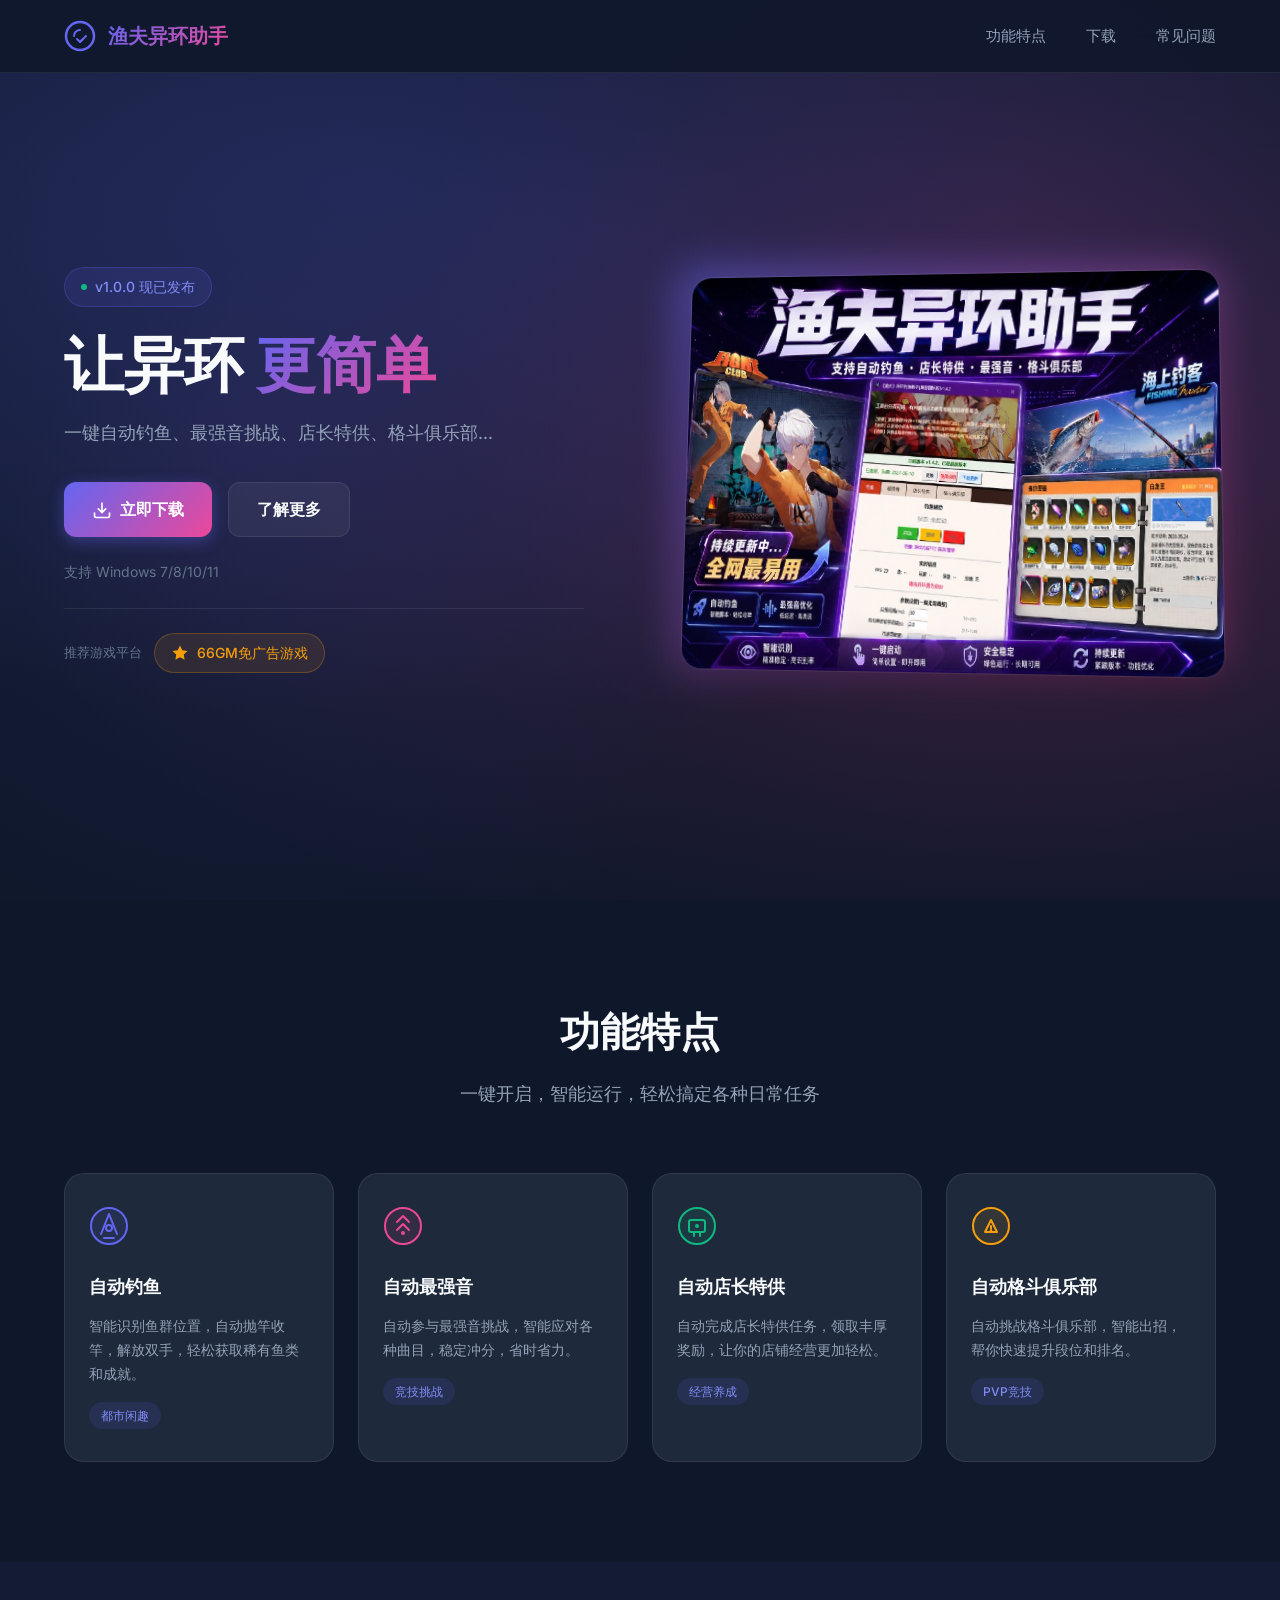
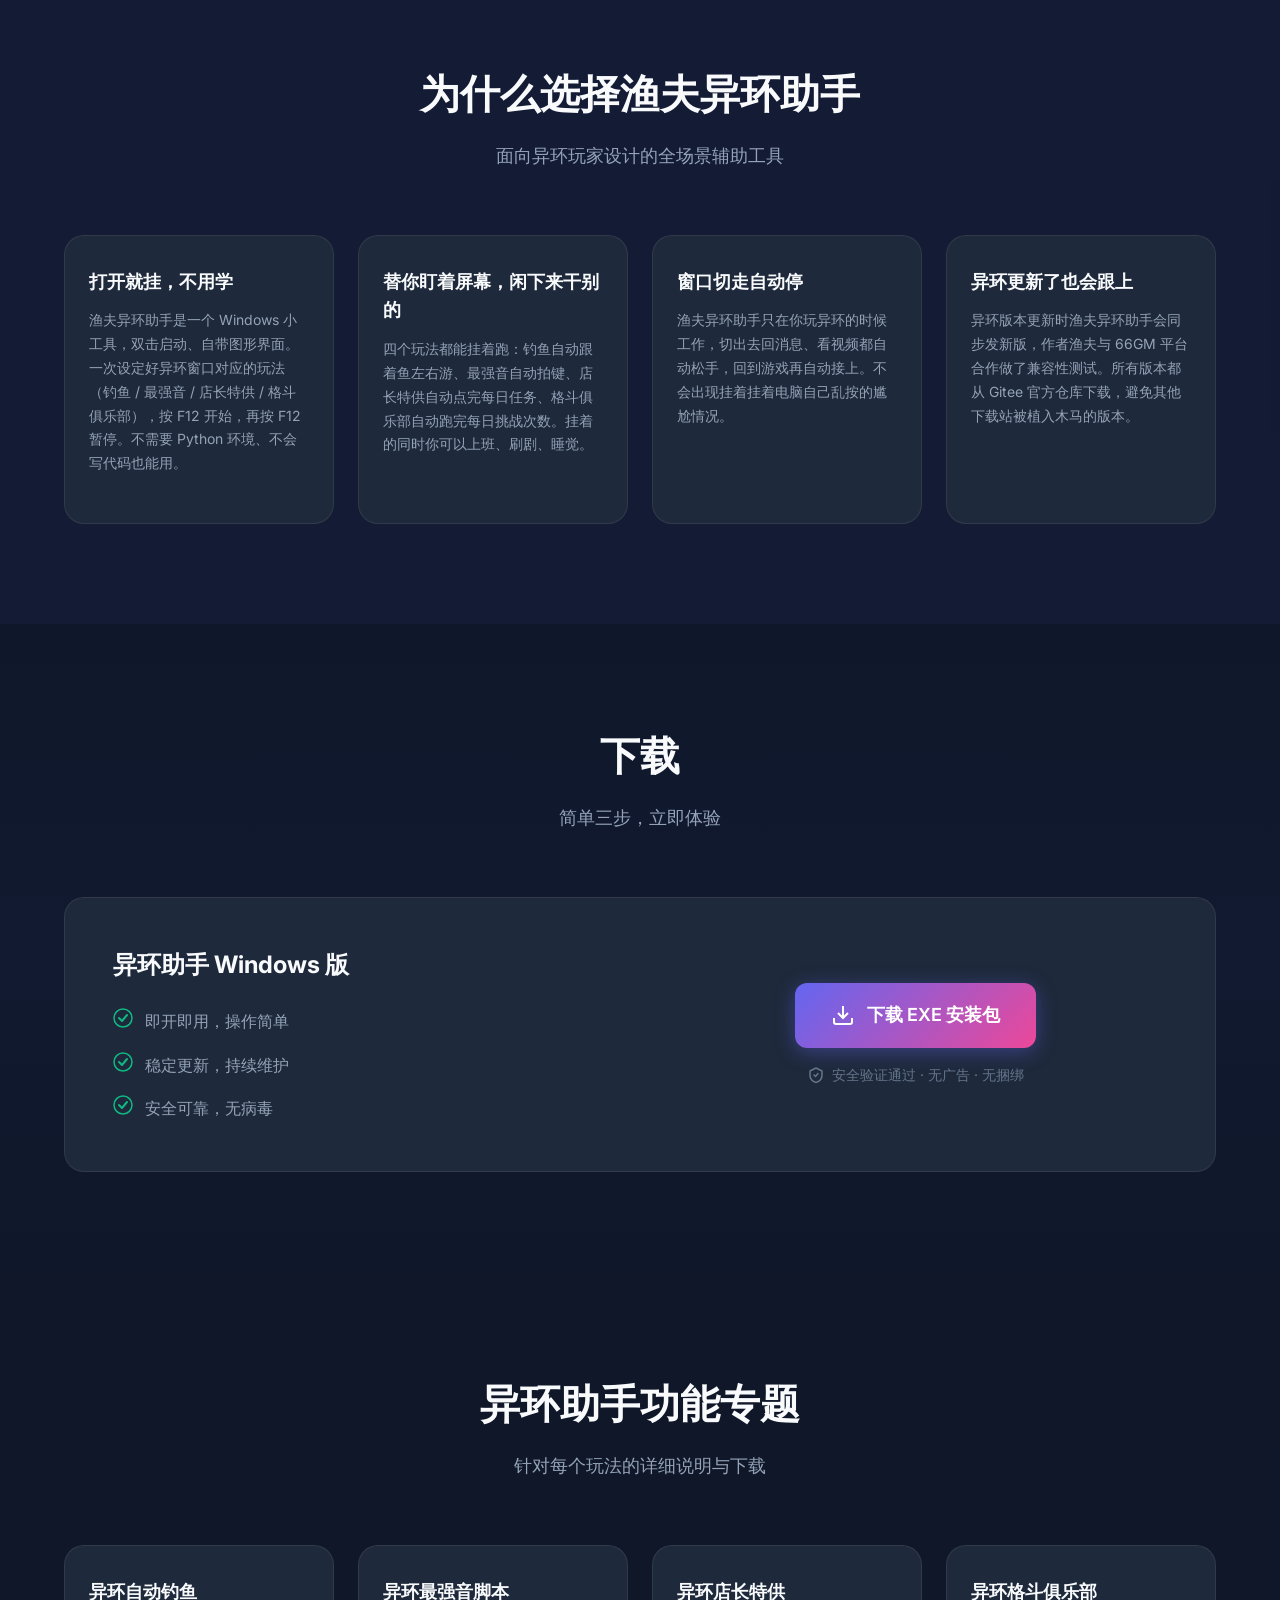
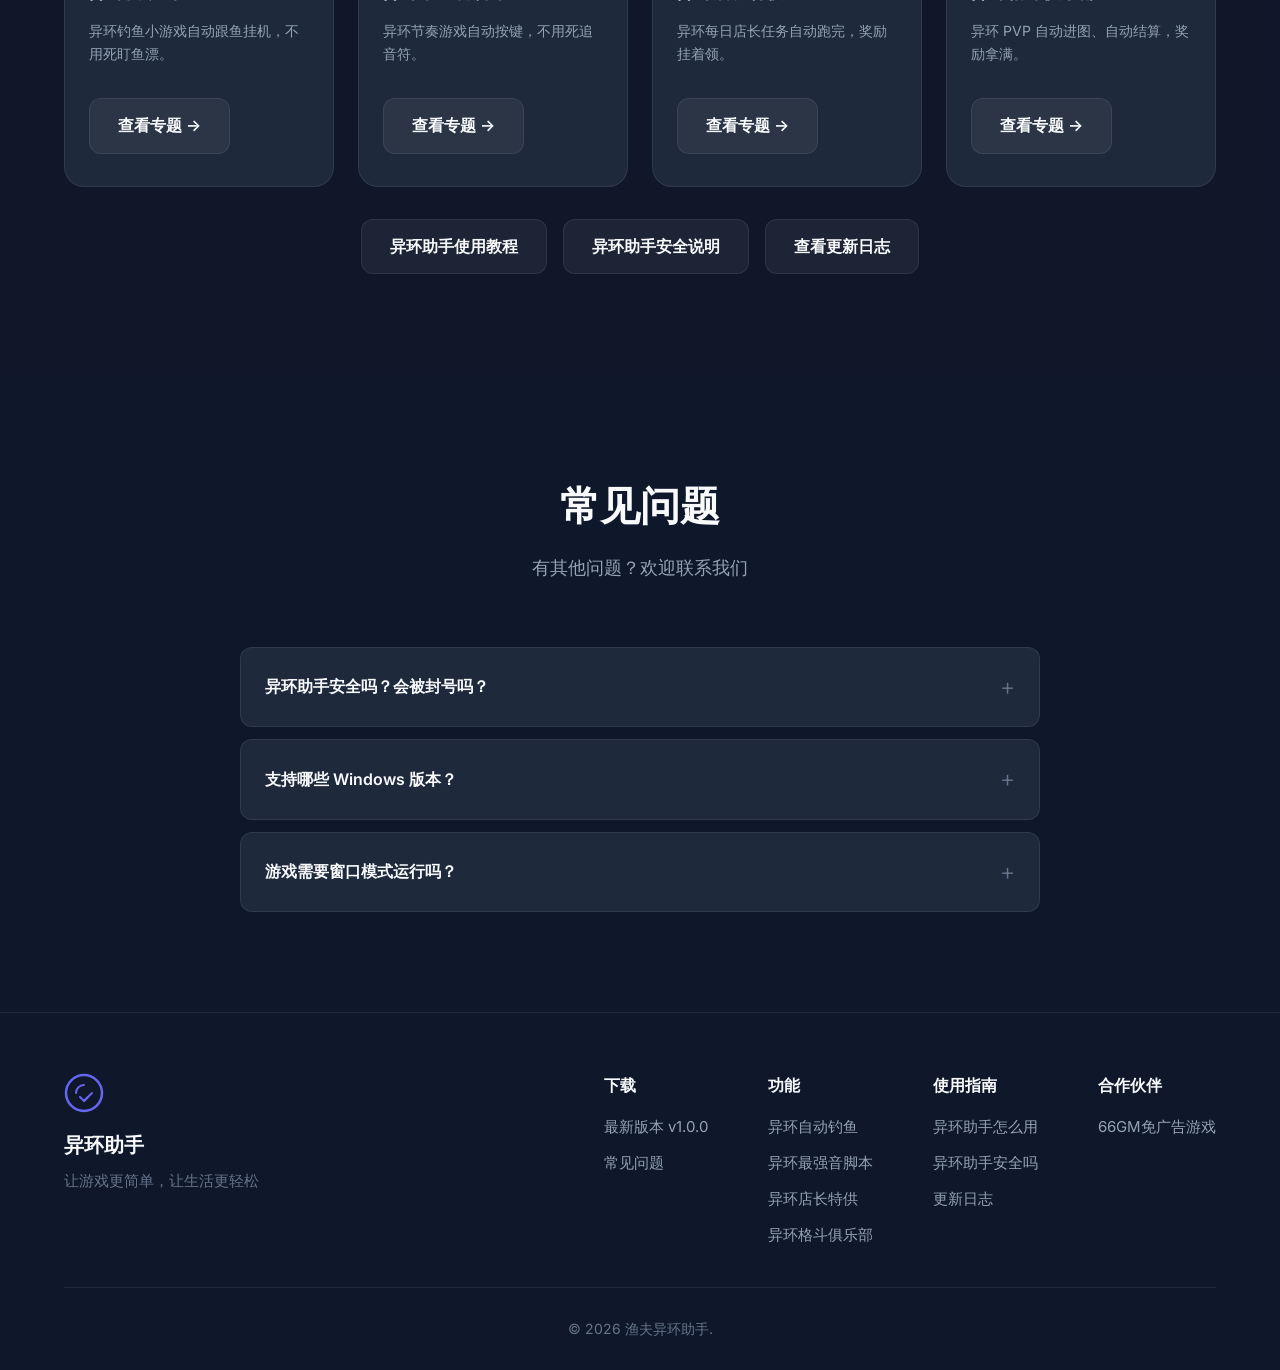
<file: index.html>
<!DOCTYPE html>
<html lang="zh-CN">
<head>
    <meta charset="UTF-8">
    <meta name="viewport" content="width=device-width, initial-scale=1.0">
    
    <!-- SEO 核心标签 -->
    <title>异环助手 - 异环自动钓鱼/最强音/店长特供/格斗俱乐部游戏辅助工具</title>
    <meta name="description" content="异环助手是一款专业的异环游戏辅助工具，支持自动钓鱼、最强音自动挑战、店长特供自动化、格斗俱乐部自动战斗。稳定更新，免费下载！">
    <meta name="keywords" content="异环助手,异环游戏辅助,异环自动钓鱼,异环最强音,异环店长特供,异环格斗俱乐部,异环自动化,异环挂机,都市无尽助手,异环脚本">
    <meta name="author" content="渔夫">
    <link rel="alternate" hreflang="zh-CN" href="https://yh.66gm.top/">
    <link rel="alternate" hreflang="x-default" href="https://yh.66gm.top/">
    <meta name="robots" content="index, follow, max-snippet:-1, max-image-preview:large, max-video-preview:-1">
    <link rel="canonical" href="https://yh.66gm.top/">
    <meta name="revisit-after" content="7 days">
    <meta name="language" content="Chinese">
    <meta name="geo.region" content="CN">
    <meta name="geo.placename" content="China">

    <!-- JSON-LD 结构化数据 -->
    <script type="application/ld+json">
    {
        "@context": "https://schema.org",
        "@type": "SoftwareApplication",
        "name": "异环助手",
        "alternateName": "渔夫异环助手",
        "description": "一款专业的异环游戏辅助工具，支持自动钓鱼、最强音挑战、店长特供自动化、格斗俱乐部自动战斗等功能。",
        "applicationCategory": "GameUtilityApplication",
        "operatingSystem": "Windows 7/8/10/11",
        "offers": {
            "@type": "Offer",
            "price": "0",
            "priceCurrency": "CNY"
        },
        "author": {
            "@type": "Person",
            "name": "渔夫"
        },
        "featureList": [
            "自动钓鱼",
            "自动最强音",
            "自动店长特供",
            "自动格斗俱乐部"
        ],
        "softwareRequirements": "Windows 7/8/10/11",
        "downloadUrl": "https://gitee.com/wangfuguiC/yufu-yihuan/releases/download/v1.0.1/YUFU-YIHUANv1.0.1.exe"
    }
    </script>

    <script type="application/ld+json">
    {
        "@context": "https://schema.org",
        "@type": "FAQPage",
        "mainEntity": [
            {
                "@type": "Question",
                "name": "异环助手安全吗？会被封号吗？",
                "acceptedAnswer": {
                    "@type": "Answer",
                    "text": "异环助手采用模拟操作方式，模拟人类玩家的正常操作节奏。我们建议用户合理使用，避免过度自动化。"
                }
            },
            {
                "@type": "Question",
                "name": "支持哪些 Windows 版本？",
                "acceptedAnswer": {
                    "@type": "Answer",
                    "text": "支持 Windows 7、8、10、11 系统，推荐使用 Windows 10/11 以获得最佳体验。"
                }
            },
            {
                "@type": "Question",
                "name": "游戏需要窗口模式运行吗？",
                "acceptedAnswer": {
                    "@type": "Answer",
                    "text": "建议使用窗口模式或无边框窗口模式运行游戏，以获得最佳的识别效果。"
                }
            }
        ]
    }
    </script>

    <script type="application/ld+json">
    {
        "@context": "https://schema.org",
        "@type": "WebSite",
        "name": "异环助手",
        "url": "https://yh.66gm.top/",
        "description": "专业的异环游戏辅助工具，支持自动钓鱼、最强音、店长特供、格斗俱乐部自动化。",
        "author": {
            "@type": "Person",
            "name": "渔夫"
        }
    }
    </script>
    
    <!-- Open Graph / 社交分享 -->
    <meta property="og:type" content="website">
    <meta property="og:title" content="异环助手 - 异环游戏辅助工具">
    <meta property="og:description" content="专业的异环游戏辅助工具，支持自动钓鱼、最强音、店长特供、格斗俱乐部自动化。稳定更新！">
    <meta property="og:url" content="https://yh.66gm.top/">
    <meta property="og:site_name" content="异环助手">
    <meta property="og:image" content="https://yh.66gm.top/preview.png">
    <meta property="og:image:width" content="1200">
    <meta property="og:image:height" content="630">
    <meta property="og:locale" content="zh_CN">

    <!-- Twitter Card -->
    <meta name="twitter:card" content="summary_large_image">
    <meta name="twitter:title" content="异环助手 - 异环游戏辅助工具">
    <meta name="twitter:description" content="专业的异环游戏辅助工具，支持自动钓鱼、最强音、店长特供、格斗俱乐部自动化。">
    <meta name="twitter:image" content="https://yh.66gm.top/preview.png">
    <meta name="twitter:site" content="@yufuyihuan">
    
    <!-- 移动端优化 -->
    <meta name="theme-color" content="#6366f1">
    <meta name="apple-mobile-web-app-capable" content="yes">
    <meta name="apple-mobile-web-app-status-bar-style" content="black-translucent">
    
    <!-- 图标 -->
    <link rel="icon" type="image/svg+xml" href="data:image/svg+xml,<svg xmlns='http://www.w3.org/2000/svg' viewBox='0 0 32 32'><circle cx='16' cy='16' r='14' stroke='%236366f1' stroke-width='2.5' fill='none'/><path d='M16 8v8l6 4' stroke='%236366f1' stroke-width='2' stroke-linecap='round'/></svg>">
    <link rel="apple-touch-icon" href="/preview.png">

    <!-- 样式 -->
    <link rel="stylesheet" href="styles.css">
    <link rel="preconnect" href="https://fonts.googleapis.com">
    <link rel="preconnect" href="https://fonts.gstatic.com" crossorigin>
    <link href="https://fonts.googleapis.com/css2?family=Inter:wght@400;500;600;700;800&display=swap" rel="stylesheet">
</head>
<body>
    <!-- 导航栏 -->
    <header class="header">
        <nav class="nav container">
            <a href="#" class="logo">
                <svg class="logo-icon" width="32" height="32" viewBox="0 0 32 32" fill="none">
                    <circle cx="16" cy="16" r="14" stroke="url(#logoGrad)" stroke-width="2.5"/>
                    <path d="M10 16C10 12.686 12.686 10 16 10" stroke="url(#logoGrad)" stroke-width="2" stroke-linecap="round"/>
                    <path d="M16 22L22 16" stroke="url(#logoGrad)" stroke-width="2" stroke-linecap="round"/>
                    <path d="M13 19L16 22L19 19" stroke="url(#logoGrad)" stroke-width="2" stroke-linecap="round" stroke-linejoin="round"/>
                    <defs>
                        <linearGradient id="logoGrad" x1="0" y1="0" x2="32" y2="32">
                            <stop stop-color="#6366f1"/>
                            <stop offset="1" stop-color="#ec4899"/>
                        </linearGradient>
                    </defs>
                </svg>
                <span class="logo-text">渔夫异环助手</span>
            </a>
            <ul class="nav-links">
                <li><a href="#features">功能特点</a></li>
                <li><a href="#download">下载</a></li>
                <li><a href="#faq">常见问题</a></li>
            </ul>
            <button class="mobile-menu-btn" aria-label="菜单">
                <span></span>
                <span></span>
                <span></span>
            </button>
        </nav>
    </header>

    <main>
        <!-- Hero 区域 -->
        <section class="hero">
            <div class="hero-bg"></div>
            <div class="hero-content container">
                <div class="hero-grid">
                    <div class="hero-text">
                        <span class="badge">
                            <span class="badge-dot"></span>
                            <span id="hero-version">v1.0.0 现已发布</span>
                        </span>
                        <h1 class="hero-title">
                            让异环
                            <span class="gradient-text">更简单</span>
                        </h1>
                        <p class="hero-desc">
                            一键自动钓鱼、最强音挑战、店长特供、格斗俱乐部...
                        </p>
                        <div class="hero-buttons">
                            <a href="https://gitee.com/wangfuguiC/yufu-yihuan/releases/download/v1.0.1/YUFU-YIHUANv1.0.1.exe" 
                               class="btn btn-primary" 
                               id="hero-download-btn"
                               rel="noopener"
                               onclick="trackDownload()">
                                <svg width="20" height="20" viewBox="0 0 24 24" fill="none" stroke="currentColor" stroke-width="2">
                                    <path d="M21 15v4a2 2 0 0 1-2 2H5a2 2 0 0 1-2-2v-4"/>
                                    <polyline points="7 10 12 15 17 10"/>
                                    <line x1="12" y1="15" x2="12" y2="3"/>
                                </svg>
                                立即下载
                            </a>
                            <a href="#features" class="btn btn-secondary">了解更多</a>
                        </div>
                        <p class="hero-hint">支持 Windows 7/8/10/11</p>
                        <div class="hero-partner">
                            <span class="partner-label">推荐游戏平台</span>
                            <a href="https://66gm.top/" target="_blank" rel="noopener" class="partner-link">
                                <svg width="18" height="18" viewBox="0 0 24 24" fill="none" stroke="currentColor" stroke-width="2">
                                    <polygon points="12 2 15.09 8.26 22 9.27 17 14.14 18.18 21.02 12 17.77 5.82 21.02 7 14.14 2 9.27 8.91 8.26 12 2"/>
                                </svg>
                                66GM免广告游戏
                            </a>
                        </div>
                    </div>
                    <div class="hero-image">
                        <img src="preview.png" alt="异环助手软件界面预览截图 - 显示自动钓鱼、最强音等功能界面" width="600" height="400" loading="eager">
                    </div>
                </div>
            </div>
        </section>

        <!-- 功能区域 -->
        <section id="features" class="features">
            <div class="container">
                <header class="section-header">
                    <h2>功能特点</h2>
                    <p>一键开启，智能运行，轻松搞定各种日常任务</p>
                </header>
                <div class="feature-grid">
                    <article class="feature-card" itemscope itemtype="https://schema.org/SoftwareFeature">
                        <div class="feature-icon" itemprop="icon">
                            <svg width="40" height="40" viewBox="0 0 40 40" fill="none" aria-hidden="true">
                                <circle cx="20" cy="20" r="18" stroke="#6366f1" stroke-width="2" fill="rgba(99,102,241,0.1)"/>
                                <path d="M12 28L20 8L28 28" stroke="#6366f1" stroke-width="2" stroke-linecap="round" stroke-linejoin="round"/>
                                <circle cx="20" cy="22" r="3" stroke="#6366f1" stroke-width="2"/>
                                <path d="M15 32H25" stroke="#6366f1" stroke-width="2" stroke-linecap="round"/>
                            </svg>
                        </div>
                        <h3 itemprop="name">自动钓鱼</h3>
                        <p itemprop="description">智能识别鱼群位置，自动抛竿收竿，解放双手，轻松获取稀有鱼类和成就。</p>
                        <span class="feature-tag">都市闲趣</span>
                    </article>
                    <article class="feature-card" itemscope itemtype="https://schema.org/SoftwareFeature">
                        <div class="feature-icon" itemprop="icon">
                            <svg width="40" height="40" viewBox="0 0 40 40" fill="none" aria-hidden="true">
                                <circle cx="20" cy="20" r="18" stroke="#ec4899" stroke-width="2" fill="rgba(236,72,153,0.1)"/>
                                <path d="M14 16L20 10L26 16" stroke="#ec4899" stroke-width="2" stroke-linecap="round" stroke-linejoin="round"/>
                                <path d="M14 24L20 18L26 24" stroke="#ec4899" stroke-width="2" stroke-linecap="round" stroke-linejoin="round"/>
                                <circle cx="20" cy="27" r="2" fill="#ec4899"/>
                            </svg>
                        </div>
                        <h3 itemprop="name">自动最强音</h3>
                        <p itemprop="description">自动参与最强音挑战，智能应对各种曲目，稳定冲分，省时省力。</p>
                        <span class="feature-tag">竞技挑战</span>
                    </article>
                    <article class="feature-card" itemscope itemtype="https://schema.org/SoftwareFeature">
                        <div class="feature-icon" itemprop="icon">
                            <svg width="40" height="40" viewBox="0 0 40 40" fill="none" aria-hidden="true">
                                <circle cx="20" cy="20" r="18" stroke="#10b981" stroke-width="2" fill="rgba(16,185,129,0.1)"/>
                                <rect x="12" y="14" width="16" height="12" rx="2" stroke="#10b981" stroke-width="2"/>
                                <path d="M17 26V30" stroke="#10b981" stroke-width="2" stroke-linecap="round"/>
                                <path d="M23 26V30" stroke="#10b981" stroke-width="2" stroke-linecap="round"/>
                                <circle cx="20" cy="20" r="2" fill="#10b981"/>
                            </svg>
                        </div>
                        <h3 itemprop="name">自动店长特供</h3>
                        <p itemprop="description">自动完成店长特供任务，领取丰厚奖励，让你的店铺经营更加轻松。</p>
                        <span class="feature-tag">经营养成</span>
                    </article>
                    <article class="feature-card" itemscope itemtype="https://schema.org/SoftwareFeature">
                        <div class="feature-icon" itemprop="icon">
                            <svg width="40" height="40" viewBox="0 0 40 40" fill="none" aria-hidden="true">
                                <circle cx="20" cy="20" r="18" stroke="#f59e0b" stroke-width="2" fill="rgba(245,158,11,0.1)"/>
                                <path d="M14 26L20 14L26 26Z" stroke="#f59e0b" stroke-width="2" stroke-linejoin="round"/>
                                <path d="M20 20V23" stroke="#f59e0b" stroke-width="2" stroke-linecap="round"/>
                                <circle cx="20" cy="25" r="1.5" fill="#f59e0b"/>
                            </svg>
                        </div>
                        <h3 itemprop="name">自动格斗俱乐部</h3>
                        <p itemprop="description">自动挑战格斗俱乐部，智能出招，帮你快速提升段位和排名。</p>
                        <span class="feature-tag">PVP竞技</span>
                    </article>
                </div>
            </div>
        </section>

        <!-- 为什么选择渔夫异环助手 - 长尾关键词正文区 -->
        <section class="features" id="why" style="background: rgba(99,102,241,0.05);">
            <div class="container">
                <header class="section-header">
                    <h2>为什么选择渔夫异环助手</h2>
                    <p>面向异环玩家设计的全场景辅助工具</p>
                </header>
                <div class="feature-grid">
                    <article class="feature-card">
                        <h3>打开就挂，不用学</h3>
                        <p>渔夫异环助手是一个 Windows 小工具，双击启动、自带图形界面。一次设定好异环窗口对应的玩法（钓鱼 / 最强音 / 店长特供 / 格斗俱乐部），按 F12 开始，再按 F12 暂停。不需要 Python 环境、不会写代码也能用。</p>
                    </article>
                    <article class="feature-card">
                        <h3>替你盯着屏幕，闲下来干别的</h3>
                        <p>四个玩法都能挂着跑：钓鱼自动跟着鱼左右游、最强音自动拍键、店长特供自动点完每日任务、格斗俱乐部自动跑完每日挑战次数。挂着的同时你可以上班、刷剧、睡觉。</p>
                    </article>
                    <article class="feature-card">
                        <h3>窗口切走自动停</h3>
                        <p>渔夫异环助手只在你玩异环的时候工作，切出去回消息、看视频都自动松手，回到游戏再自动接上。不会出现挂着挂着电脑自己乱按的尴尬情况。</p>
                    </article>
                    <article class="feature-card">
                        <h3>异环更新了也会跟上</h3>
                        <p>异环版本更新时渔夫异环助手会同步发新版，作者渔夫与 66GM 平台合作做了兼容性测试。所有版本都从 Gitee 官方仓库下载，避免其他下载站被植入木马的版本。</p>
                    </article>
                </div>
            </div>
        </section>

        <!-- 下载区域 -->
        <section id="download" class="download">
            <div class="container">
                <header class="section-header">
                    <h2>下载</h2>
                    <p>简单三步，立即体验</p>
                </header>
                <div class="download-card">
                    <div class="download-info">
                        <h3>异环助手 Windows 版</h3>
                        <ul class="download-features">
                            <li><span class="check">
                                <svg width="20" height="20" viewBox="0 0 20 20" fill="none">
                                    <circle cx="10" cy="10" r="9" stroke="#10b981" stroke-width="1.5"/>
                                    <path d="M6 10L9 13L14 7" stroke="#10b981" stroke-width="2" stroke-linecap="round" stroke-linejoin="round"/>
                                </svg>
                            </span> 即开即用，操作简单</li>
                            <li><span class="check">
                                <svg width="20" height="20" viewBox="0 0 20 20" fill="none">
                                    <circle cx="10" cy="10" r="9" stroke="#10b981" stroke-width="1.5"/>
                                    <path d="M6 10L9 13L14 7" stroke="#10b981" stroke-width="2" stroke-linecap="round" stroke-linejoin="round"/>
                                </svg>
                            </span> 稳定更新，持续维护</li>
                            <li><span class="check">
                                <svg width="20" height="20" viewBox="0 0 20 20" fill="none">
                                    <circle cx="10" cy="10" r="9" stroke="#10b981" stroke-width="1.5"/>
                                    <path d="M6 10L9 13L14 7" stroke="#10b981" stroke-width="2" stroke-linecap="round" stroke-linejoin="round"/>
                                </svg>
                            </span> 安全可靠，无病毒</li>
                        </ul>
                    </div>
                    <div class="download-action">
                        <a href="https://gitee.com/wangfuguiC/yufu-yihuan/releases/download/v1.0.1/YUFU-YIHUANv1.0.1.exe" 
                           class="btn btn-download"
                           id="download-btn"
                           rel="noopener"
                           onclick="trackDownload()">
                            <svg width="24" height="24" viewBox="0 0 24 24" fill="none" stroke="currentColor" stroke-width="2">
                                <path d="M21 15v4a2 2 0 0 1-2 2H5a2 2 0 0 1-2-2v-4"/>
                                <polyline points="7 10 12 15 17 10"/>
                                <line x1="12" y1="15" x2="12" y2="3"/>
                            </svg>
                            下载 EXE 安装包
                        </a>
                        <p class="download-note">
                            <svg width="16" height="16" viewBox="0 0 16 16" fill="none">
                                <path d="M8 1L2 4V8C2 11.5 4.5 14.5 8 15.5C11.5 14.5 14 11.5 14 8V4L8 1Z" stroke="#64748b" stroke-width="1.5" stroke-linejoin="round"/>
                                <path d="M6 8L7.5 9.5L10 6.5" stroke="#64748b" stroke-width="1.5" stroke-linecap="round" stroke-linejoin="round"/>
                            </svg>
                            安全验证通过 · 无广告 · 无捆绑
                        </p>
                    </div>
                </div>
            </div>
        </section>

        <!-- 功能专题入口 -->
        <section class="features" style="background: rgba(15,23,42,0.4);">
            <div class="container">
                <header class="section-header">
                    <h2>异环助手功能专题</h2>
                    <p>针对每个玩法的详细说明与下载</p>
                </header>
                <div class="feature-grid">
                    <article class="feature-card">
                        <h3>异环自动钓鱼</h3>
                        <p>异环钓鱼小游戏自动跟鱼挂机，不用死盯鱼漂。</p>
                        <a href="features/fishing.html" class="btn btn-secondary" style="margin-top:16px;">查看专题 →</a>
                    </article>
                    <article class="feature-card">
                        <h3>异环最强音脚本</h3>
                        <p>异环节奏游戏自动按键，不用死追音符。</p>
                        <a href="features/music.html" class="btn btn-secondary" style="margin-top:16px;">查看专题 →</a>
                    </article>
                    <article class="feature-card">
                        <h3>异环店长特供</h3>
                        <p>异环每日店长任务自动跑完，奖励挂着领。</p>
                        <a href="features/shop.html" class="btn btn-secondary" style="margin-top:16px;">查看专题 →</a>
                    </article>
                    <article class="feature-card">
                        <h3>异环格斗俱乐部</h3>
                        <p>异环 PVP 自动进图、自动结算，奖励拿满。</p>
                        <a href="features/fight.html" class="btn btn-secondary" style="margin-top:16px;">查看专题 →</a>
                    </article>
                </div>
                <div style="text-align:center; margin-top:32px;">
                    <a href="guide/install.html" class="btn btn-secondary" style="margin-right:12px;">异环助手使用教程</a>
                    <a href="guide/safety.html" class="btn btn-secondary" style="margin-right:12px;">异环助手安全说明</a>
                    <a href="changelog/index.html" class="btn btn-secondary">查看更新日志</a>
                </div>
            </div>
        </section>

        <!-- FAQ 区域 -->
        <section id="faq" class="faq">
            <div class="container">
                <header class="section-header">
                    <h2>常见问题</h2>
                    <p>有其他问题？欢迎联系我们</p>
                </header>
                <div class="faq-list">
                    <details class="faq-item">
                        <summary>异环助手安全吗？会被封号吗？</summary>
                        <p>异环助手采用模拟操作方式，模拟人类玩家的正常操作节奏。我们建议用户合理使用，避免过度自动化。</p>
                    </details>
                    <details class="faq-item">
                        <summary>支持哪些 Windows 版本？</summary>
                        <p>支持 Windows 7、8、10、11 系统，推荐使用 Windows 10/11 以获得最佳体验。</p>
                    </details>
                    <details class="faq-item">
                        <summary>游戏需要窗口模式运行吗？</summary>
                        <p>建议使用窗口模式或无边框窗口模式运行游戏，以获得最佳的识别效果。</p>
                    </details>
                </div>
            </div>
        </section>
    </main>

    <!-- 页脚 -->
    <footer class="footer">
        <div class="container">
            <div class="footer-content">
                <div class="footer-brand">
                    <svg class="logo-icon" width="40" height="40" viewBox="0 0 40 40" fill="none">
                        <circle cx="20" cy="20" r="18" stroke="url(#footerLogoGrad)" stroke-width="2.5"/>
                        <path d="M12 20C12 15.582 15.582 12 20 12" stroke="url(#footerLogoGrad)" stroke-width="2" stroke-linecap="round"/>
                        <path d="M20 28L28 20" stroke="url(#footerLogoGrad)" stroke-width="2" stroke-linecap="round"/>
                        <path d="M16 24L20 28L24 24" stroke="url(#footerLogoGrad)" stroke-width="2" stroke-linecap="round" stroke-linejoin="round"/>
                        <defs>
                            <linearGradient id="footerLogoGrad" x1="0" y1="0" x2="40" y2="40">
                                <stop stop-color="#6366f1"/>
                                <stop offset="1" stop-color="#ec4899"/>
                            </linearGradient>
                        </defs>
                    </svg>
                    <span class="footer-brand-name">异环助手</span>
                    <p>让游戏更简单，让生活更轻松</p>
                </div>
                <div class="footer-links">
                    <div class="footer-column">
                        <h4>下载</h4>
                        <a href="https://gitee.com/wangfuguiC/yufu-yihuan/releases/download/v1.0.1/YUFU-YIHUANv1.0.1.exe" id="footer-download-link" rel="noopener">最新版本 <span id="footer-version">v1.0.0</span></a>
                        <a href="#faq">常见问题</a>
                    </div>
                    <div class="footer-column">
                        <h4>功能</h4>
                        <a href="features/fishing.html">异环自动钓鱼</a>
                        <a href="features/music.html">异环最强音脚本</a>
                        <a href="features/shop.html">异环店长特供</a>
                        <a href="features/fight.html">异环格斗俱乐部</a>
                    </div>
                    <div class="footer-column">
                        <h4>使用指南</h4>
                        <a href="guide/install.html">异环助手怎么用</a>
                        <a href="guide/safety.html">异环助手安全吗</a>
                        <a href="changelog/index.html">更新日志</a>
                    </div>
                    <div class="footer-column">
                        <h4>合作伙伴</h4>
                        <a href="https://66gm.top/" target="_blank" rel="noopener">66GM免广告游戏</a>
                    </div>
                </div>
            </div>
            <div class="footer-bottom">
                <p>&copy; 2026 渔夫异环助手.</p>
            </div>
        </div>
    </footer>

    <script src="script.js"></script>
</body>
</html>
</file>
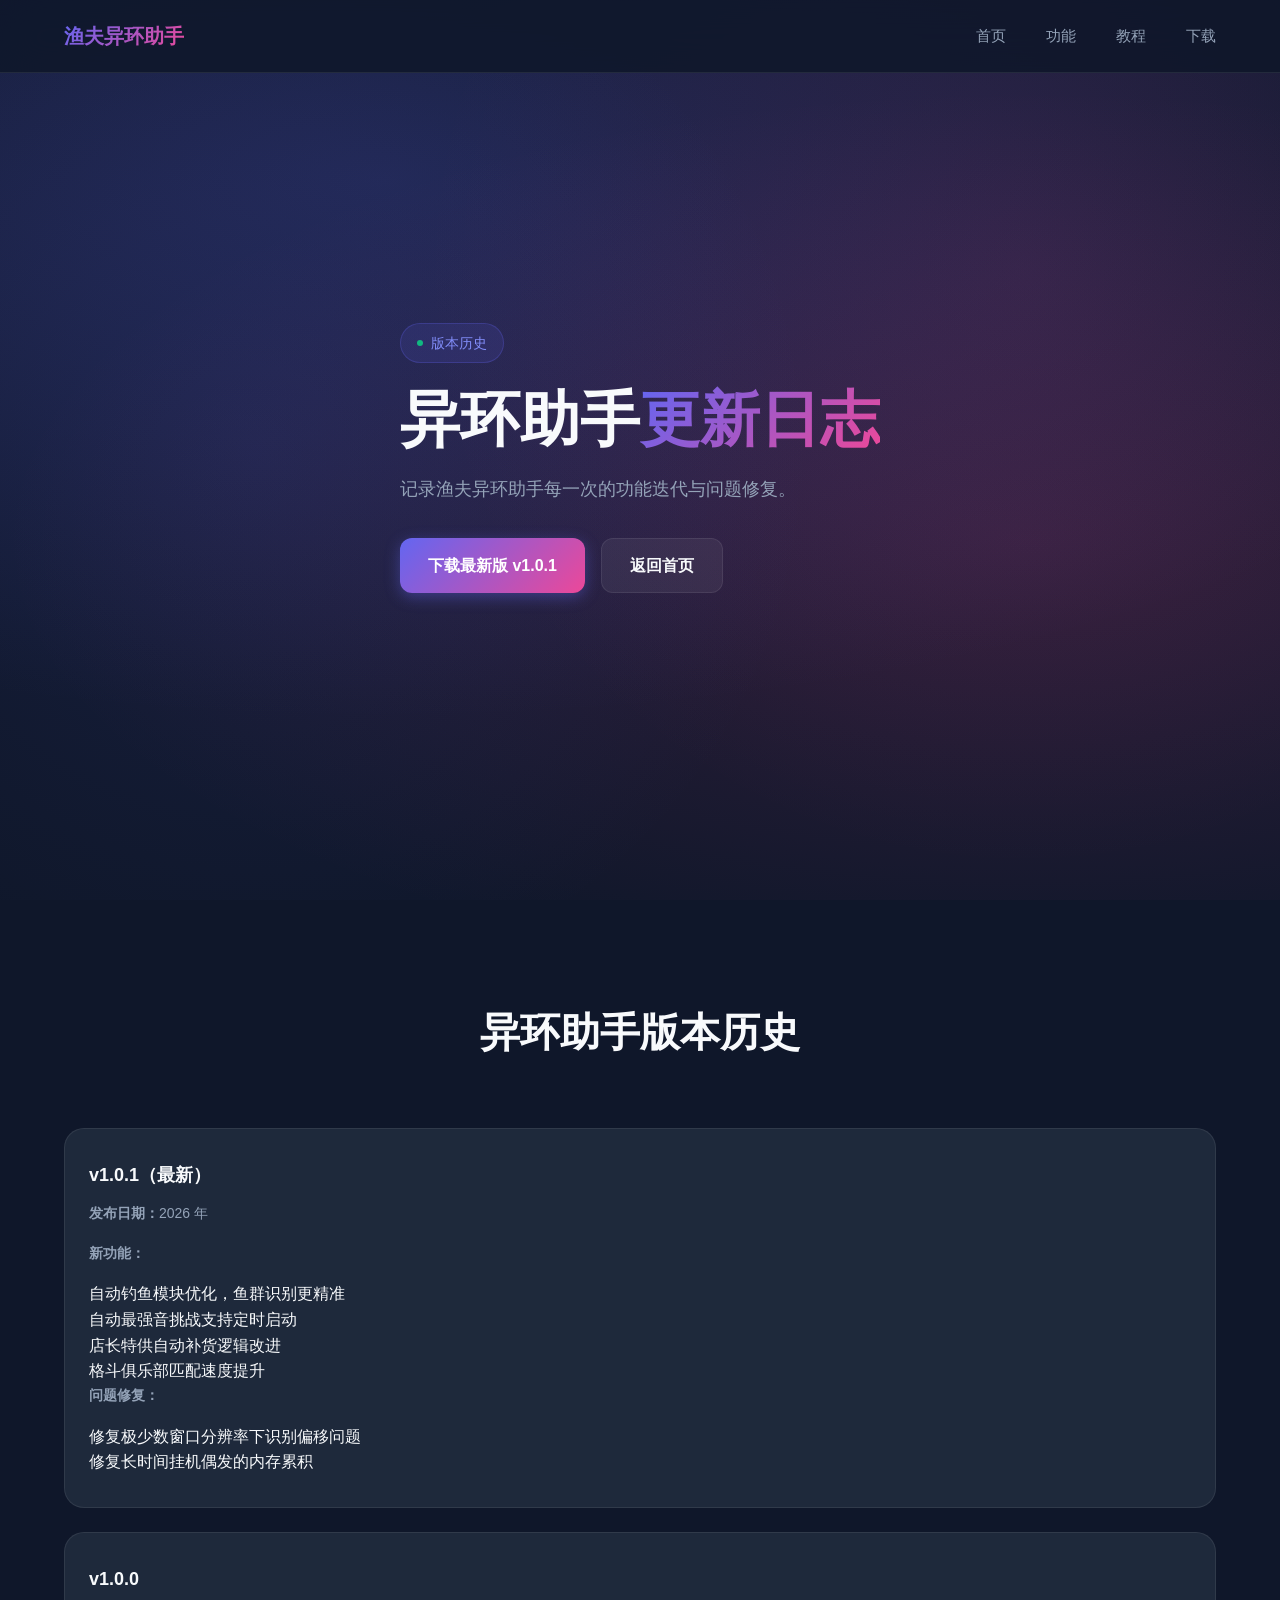
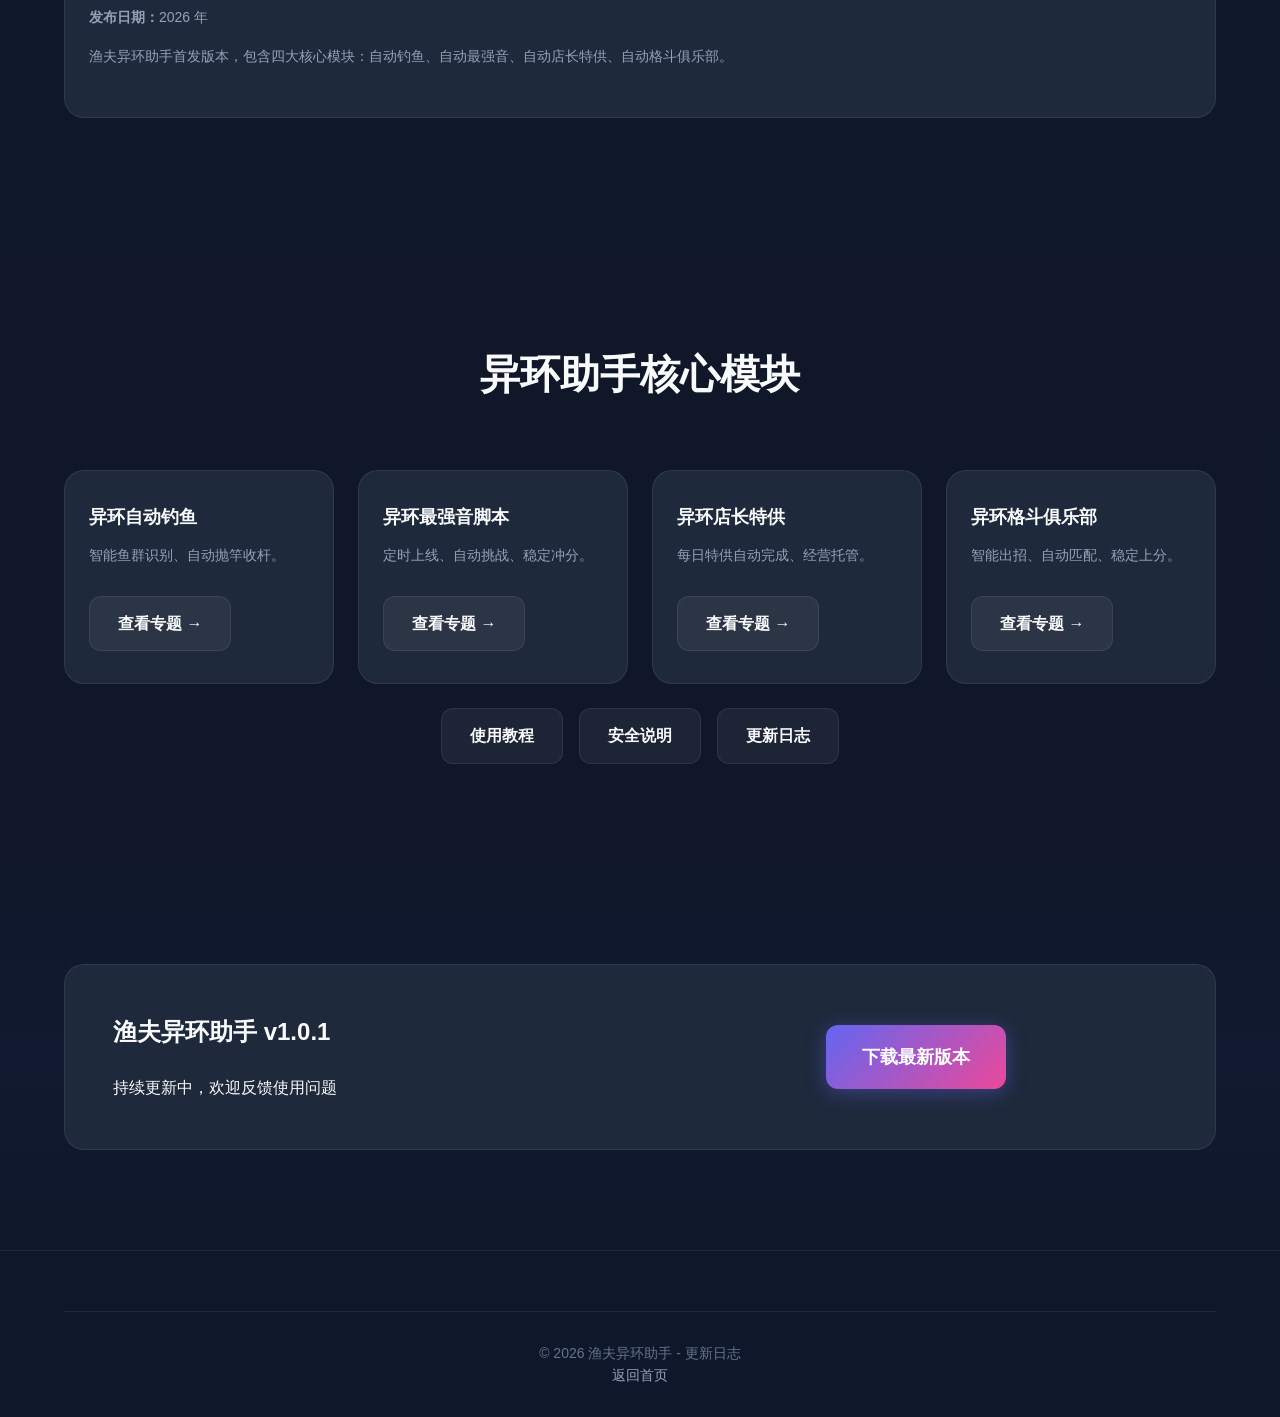
<file: changelog/index.html>
<!DOCTYPE html>
<html lang="zh-CN">
<head>
    <meta charset="UTF-8">
    <meta name="viewport" content="width=device-width, initial-scale=1.0">
    <title>异环助手更新日志 - 渔夫异环助手版本历史</title>
    <meta name="description" content="渔夫异环助手所有版本更新记录、bug修复、新功能说明。当前最新版本 v1.0.1，支持自动钓鱼、最强音、店长特供、格斗俱乐部自动化。">
    <meta name="keywords" content="异环助手更新,异环助手新版本,异环助手 v1.0.1,异环助手版本,异环助手更新日志,异环助手发布">
    <meta name="robots" content="index, follow">
    <link rel="canonical" href="https://yh.66gm.top/changelog/index.html">
    <meta name="author" content="渔夫">
    <meta property="og:title" content="异环助手更新日志 - 渔夫异环助手版本历史">
    <meta property="og:description" content="渔夫异环助手所有版本更新记录。">
    <meta property="og:url" content="https://yh.66gm.top/changelog/index.html">
    <meta property="og:type" content="article">
    <link rel="stylesheet" href="../styles.css">
</head>
<body>
    <header class="header">
        <nav class="nav container">
            <a href="../index.html" class="logo">
                <span class="logo-text">渔夫异环助手</span>
            </a>
            <ul class="nav-links">
                <li><a href="../index.html">首页</a></li>
                <li><a href="../index.html#features">功能</a></li>
                <li><a href="../guide/install.html">教程</a></li>
                <li><a href="../index.html#download">下载</a></li>
            </ul>
        </nav>
    </header>

    <main>
        <section class="hero">
            <div class="hero-bg"></div>
            <div class="hero-content container">
                <div class="hero-text">
                    <span class="badge"><span class="badge-dot"></span><span>版本历史</span></span>
                    <h1 class="hero-title">异环助手<span class="gradient-text">更新日志</span></h1>
                    <p class="hero-desc">记录渔夫异环助手每一次的功能迭代与问题修复。</p>
                    <div class="hero-buttons">
                        <a href="https://gitee.com/wangfuguiC/yufu-yihuan/releases/download/v1.0.1/YUFU-YIHUANv1.0.1.exe" class="btn btn-primary" rel="noopener">下载最新版 v1.0.1</a>
                        <a href="../index.html" class="btn btn-secondary">返回首页</a>
                    </div>
                </div>
            </div>
        </section>

        <section class="features">
            <div class="container">
                <header class="section-header">
                    <h2>异环助手版本历史</h2>
                </header>

                <article class="feature-card" style="margin-bottom:24px;">
                    <h3>v1.0.1（最新）</h3>
                    <p><strong>发布日期：</strong>2026 年</p>
                    <p><strong>新功能：</strong></p>
                    <ul>
                        <li>自动钓鱼模块优化，鱼群识别更精准</li>
                        <li>自动最强音挑战支持定时启动</li>
                        <li>店长特供自动补货逻辑改进</li>
                        <li>格斗俱乐部匹配速度提升</li>
                    </ul>
                    <p><strong>问题修复：</strong></p>
                    <ul>
                        <li>修复极少数窗口分辨率下识别偏移问题</li>
                        <li>修复长时间挂机偶发的内存累积</li>
                    </ul>
                </article>

                <article class="feature-card" style="margin-bottom:24px;">
                    <h3>v1.0.0</h3>
                    <p><strong>发布日期：</strong>2026 年</p>
                    <p>渔夫异环助手首发版本，包含四大核心模块：自动钓鱼、自动最强音、自动店长特供、自动格斗俱乐部。</p>
                </article>
            </div>
        </section>

        <section class="features" style="background: rgba(15,23,42,0.4);">
            <div class="container">
                <header class="section-header">
                    <h2>异环助手核心模块</h2>
                </header>
                <div class="feature-grid">
                    <article class="feature-card">
                        <h3>异环自动钓鱼</h3>
                        <p>智能鱼群识别、自动抛竿收杆。</p>
                        <a href="../features/fishing.html" class="btn btn-secondary" style="margin-top:12px;">查看专题 →</a>
                    </article>
                    <article class="feature-card">
                        <h3>异环最强音脚本</h3>
                        <p>定时上线、自动挑战、稳定冲分。</p>
                        <a href="../features/music.html" class="btn btn-secondary" style="margin-top:12px;">查看专题 →</a>
                    </article>
                    <article class="feature-card">
                        <h3>异环店长特供</h3>
                        <p>每日特供自动完成、经营托管。</p>
                        <a href="../features/shop.html" class="btn btn-secondary" style="margin-top:12px;">查看专题 →</a>
                    </article>
                    <article class="feature-card">
                        <h3>异环格斗俱乐部</h3>
                        <p>智能出招、自动匹配、稳定上分。</p>
                        <a href="../features/fight.html" class="btn btn-secondary" style="margin-top:12px;">查看专题 →</a>
                    </article>
                </div>
                <div style="text-align:center; margin-top:24px;">
                    <a href="../guide/install.html" class="btn btn-secondary" style="margin-right:12px;">使用教程</a>
                    <a href="../guide/safety.html" class="btn btn-secondary" style="margin-right:12px;">安全说明</a>
                    <a href="index.html" class="btn btn-secondary">更新日志</a>
                </div>
            </div>
        </section>

        <section id="download" class="download">
            <div class="container">
                <div class="download-card">
                    <div class="download-info">
                        <h3>渔夫异环助手 v1.0.1</h3>
                        <p>持续更新中，欢迎反馈使用问题</p>
                    </div>
                    <div class="download-action">
                        <a href="https://gitee.com/wangfuguiC/yufu-yihuan/releases/download/v1.0.1/YUFU-YIHUANv1.0.1.exe" class="btn btn-download" rel="noopener">下载最新版本</a>
                    </div>
                </div>
            </div>
        </section>
    </main>

    <footer class="footer">
        <div class="container">
            <div class="footer-bottom">
                <p>&copy; 2026 渔夫异环助手 - 更新日志</p>
                <p><a href="../index.html" style="color:#94a3b8;">返回首页</a></p>
            </div>
        </div>
    </footer>

    <script src="../script.js"></script>
</body>
</html>
</file>
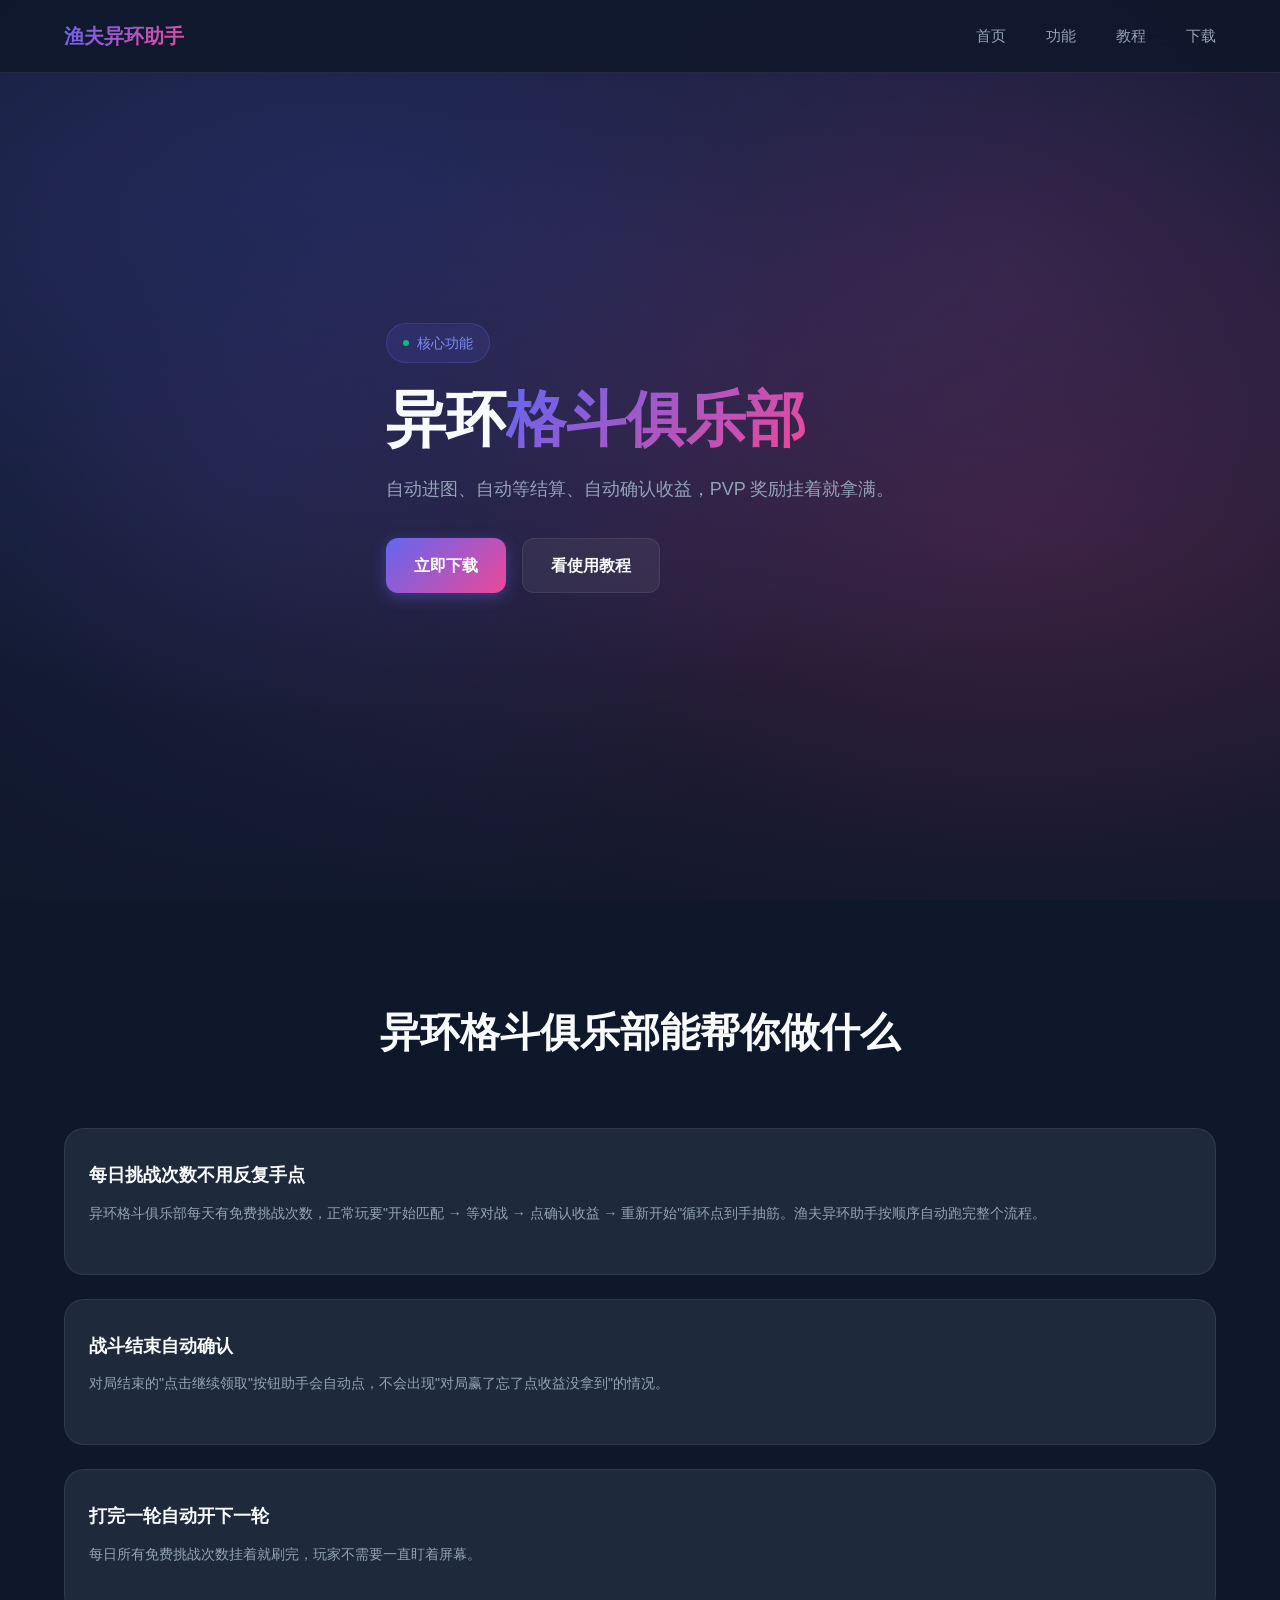
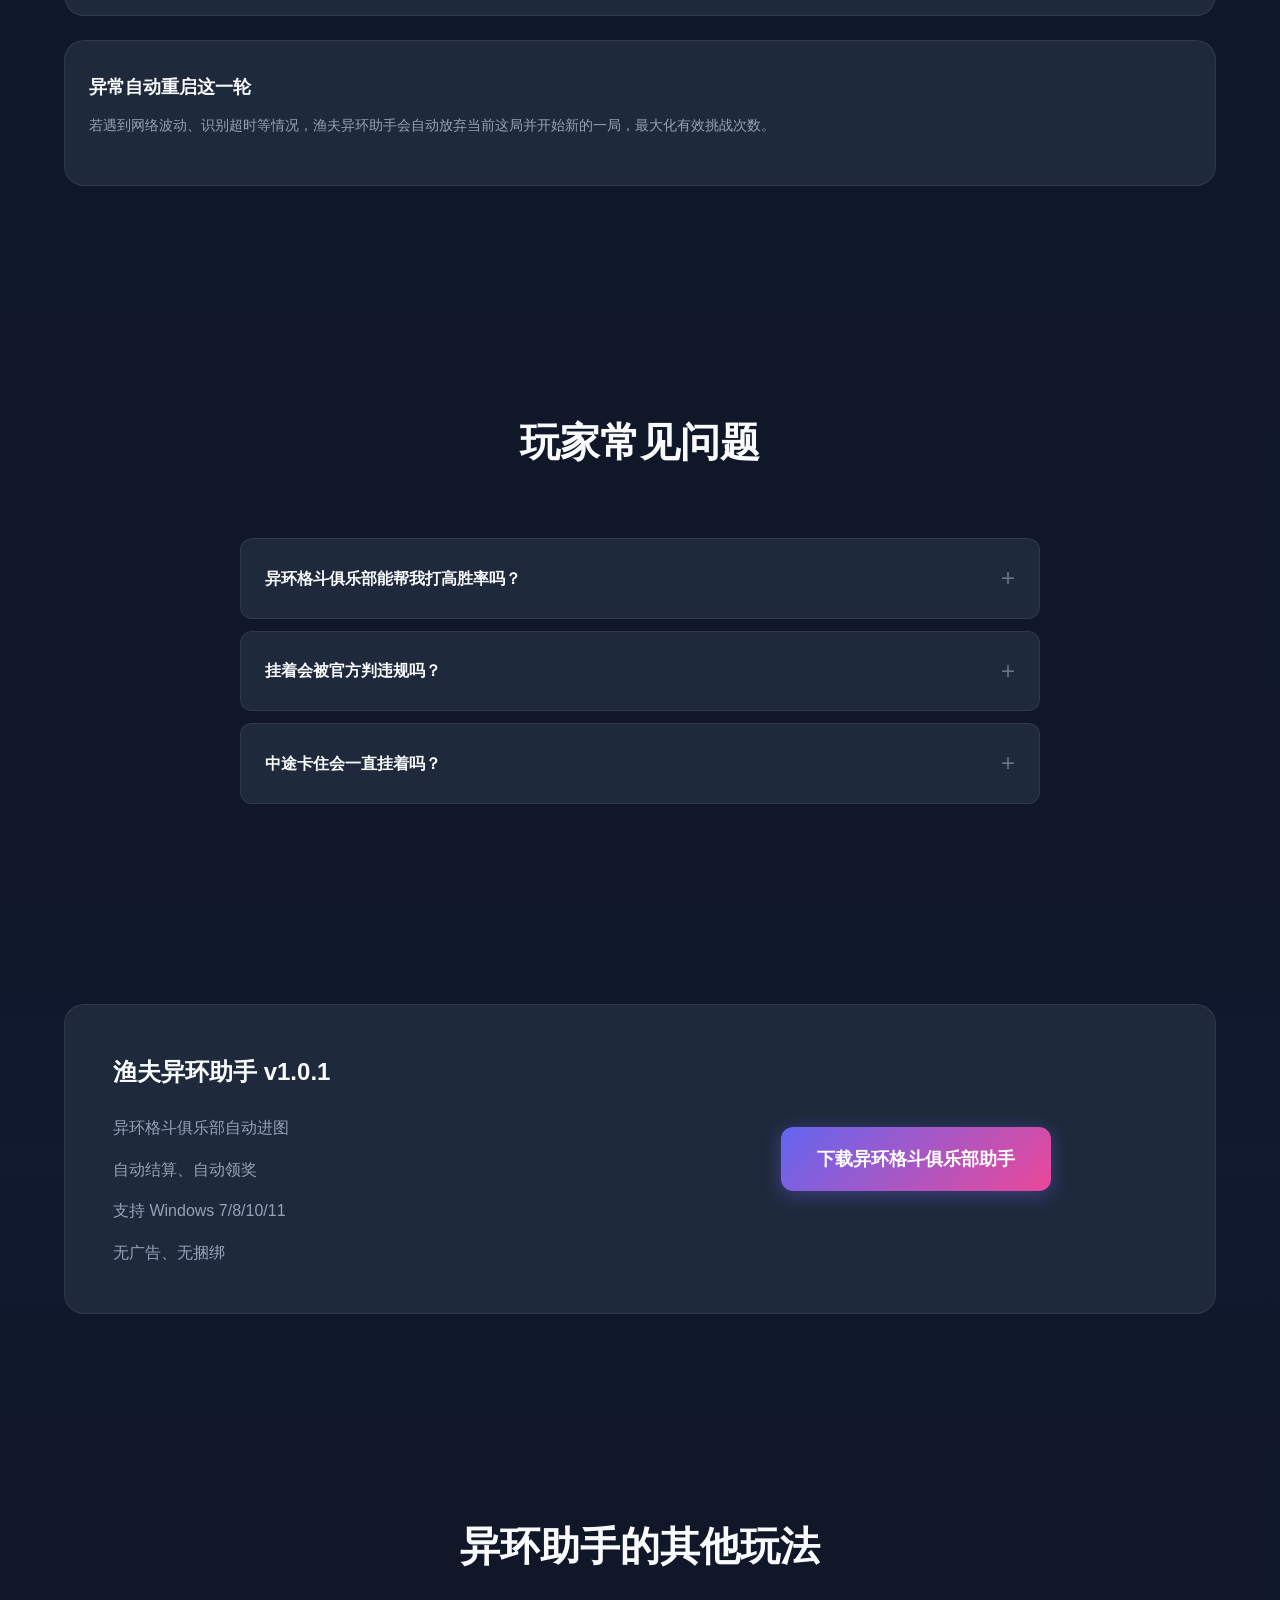
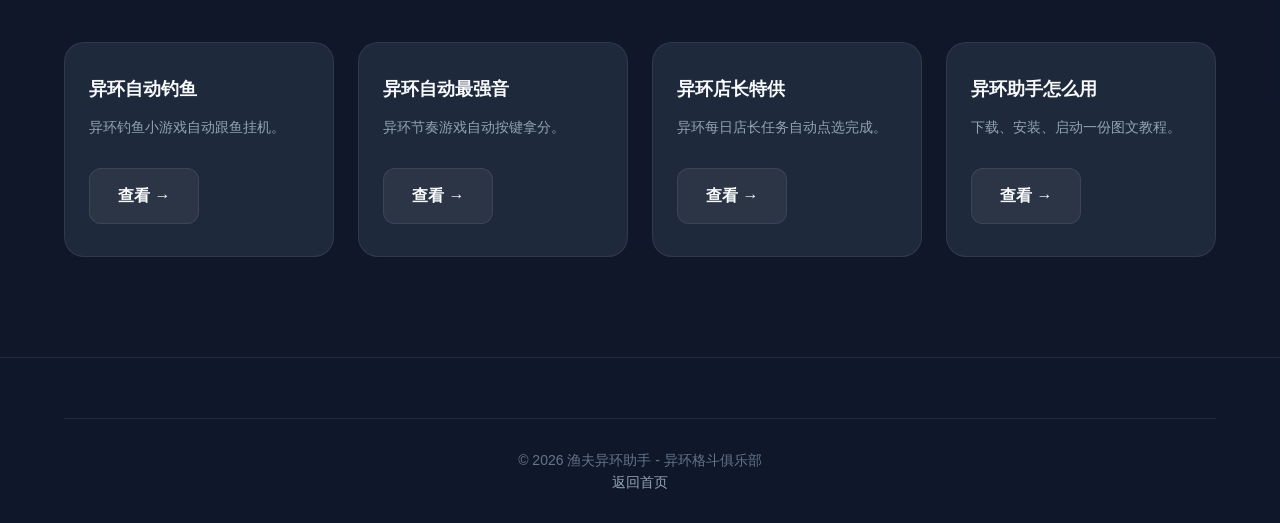
<file: features/fight.html>
<!DOCTYPE html>
<html lang="zh-CN">
<head>
    <meta charset="UTF-8">
    <meta name="viewport" content="width=device-width, initial-scale=1.0">
    <title>异环格斗俱乐部自动助手 - 渔夫异环助手 | PVP自动进图挂机</title>
    <meta name="description" content="异环格斗俱乐部自动助手，渔夫异环助手自动进图、自动等结算、自动确认收益，是异环 PVP 玩家的省力帮手。">
    <meta name="keywords" content="异环格斗俱乐部,异环格斗俱乐部自动,异环格斗助手,异环PVP挂机,渔夫异环格斗俱乐部,异环自动格斗">
    <meta name="robots" content="index, follow">
    <link rel="canonical" href="https://yh.66gm.top/features/fight.html">
    <meta name="author" content="渔夫">
    <meta property="og:title" content="异环格斗俱乐部自动助手 - 渔夫异环助手">
    <meta property="og:description" content="异环格斗俱乐部 PVP 自动进图、自动结算。">
    <meta property="og:url" content="https://yh.66gm.top/features/fight.html">
    <meta property="og:type" content="article">
    <link rel="stylesheet" href="../styles.css">
</head>
<body>
    <header class="header">
        <nav class="nav container">
            <a href="../index.html" class="logo">
                <span class="logo-text">渔夫异环助手</span>
            </a>
            <ul class="nav-links">
                <li><a href="../index.html">首页</a></li>
                <li><a href="../index.html#features">功能</a></li>
                <li><a href="../guide/install.html">教程</a></li>
                <li><a href="../index.html#download">下载</a></li>
            </ul>
        </nav>
    </header>

    <main>
        <section class="hero">
            <div class="hero-bg"></div>
            <div class="hero-content container">
                <div class="hero-text">
                    <span class="badge"><span class="badge-dot"></span><span>核心功能</span></span>
                    <h1 class="hero-title">异环<span class="gradient-text">格斗俱乐部</span></h1>
                    <p class="hero-desc">自动进图、自动等结算、自动确认收益，PVP 奖励挂着就拿满。</p>
                    <div class="hero-buttons">
                        <a href="https://gitee.com/wangfuguiC/yufu-yihuan/releases/download/v1.0.1/YUFU-YIHUANv1.0.1.exe" class="btn btn-primary" rel="noopener">立即下载</a>
                        <a href="../guide/install.html" class="btn btn-secondary">看使用教程</a>
                    </div>
                </div>
            </div>
        </section>

        <section class="features">
            <div class="container">
                <header class="section-header">
                    <h2>异环格斗俱乐部能帮你做什么</h2>
                </header>

                <article class="feature-card" style="margin-bottom:24px;">
                    <h3>每日挑战次数不用反复手点</h3>
                    <p>异环格斗俱乐部每天有免费挑战次数，正常玩要"开始匹配 → 等对战 → 点确认收益 → 重新开始"循环点到手抽筋。渔夫异环助手按顺序自动跑完整个流程。</p>
                </article>

                <article class="feature-card" style="margin-bottom:24px;">
                    <h3>战斗结束自动确认</h3>
                    <p>对局结束的"点击继续领取"按钮助手会自动点，不会出现"对局赢了忘了点收益没拿到"的情况。</p>
                </article>

                <article class="feature-card" style="margin-bottom:24px;">
                    <h3>打完一轮自动开下一轮</h3>
                    <p>每日所有免费挑战次数挂着就刷完，玩家不需要一直盯着屏幕。</p>
                </article>

                <article class="feature-card" style="margin-bottom:24px;">
                    <h3>异常自动重启这一轮</h3>
                    <p>若遇到网络波动、识别超时等情况，渔夫异环助手会自动放弃当前这局并开始新的一局，最大化有效挑战次数。</p>
                </article>
            </div>
        </section>

        <section class="features" style="background: rgba(15,23,42,0.4);">
            <div class="container">
                <header class="section-header">
                    <h2>玩家常见问题</h2>
                </header>
                <div class="faq-list">
                    <details class="faq-item">
                        <summary>异环格斗俱乐部能帮我打高胜率吗？</summary>
                        <p>渔夫异环助手负责"流程自动化"——自动进图、自动等结算、自动领奖励。战斗过程由游戏内的角色与出招决定，工具不能干预对局本身，但能让你的每日免费挑战次数 100% 跑完拿满收益。</p>
                    </details>
                    <details class="faq-item">
                        <summary>挂着会被官方判违规吗？</summary>
                        <p>助手只完成"进图/结算"等流程操作，不修改对局数据、不干扰对战，相对更安全。但请合理控制使用时长。</p>
                    </details>
                    <details class="faq-item">
                        <summary>中途卡住会一直挂着吗？</summary>
                        <p>脚本单轮有超时机制，超过时间未完成会自动放弃开始下一轮，不会卡死在一个循环里。</p>
                    </details>
                </div>
            </div>
        </section>

        <section id="download" class="download">
            <div class="container">
                <div class="download-card">
                    <div class="download-info">
                        <h3>渔夫异环助手 v1.0.1</h3>
                        <ul class="download-features">
                            <li>异环格斗俱乐部自动进图</li>
                            <li>自动结算、自动领奖</li>
                            <li>支持 Windows 7/8/10/11</li>
                            <li>无广告、无捆绑</li>
                        </ul>
                    </div>
                    <div class="download-action">
                        <a href="https://gitee.com/wangfuguiC/yufu-yihuan/releases/download/v1.0.1/YUFU-YIHUANv1.0.1.exe" class="btn btn-download" rel="noopener">下载异环格斗俱乐部助手</a>
                    </div>
                </div>
            </div>
        </section>

        <section class="features" style="background: rgba(15,23,42,0.4);">
            <div class="container">
                <header class="section-header">
                    <h2>异环助手的其他玩法</h2>
                </header>
                <div class="feature-grid">
                    <article class="feature-card">
                        <h3>异环自动钓鱼</h3>
                        <p>异环钓鱼小游戏自动跟鱼挂机。</p>
                        <a href="fishing.html" class="btn btn-secondary" style="margin-top:12px;">查看 →</a>
                    </article>
                    <article class="feature-card">
                        <h3>异环自动最强音</h3>
                        <p>异环节奏游戏自动按键拿分。</p>
                        <a href="music.html" class="btn btn-secondary" style="margin-top:12px;">查看 →</a>
                    </article>
                    <article class="feature-card">
                        <h3>异环店长特供</h3>
                        <p>异环每日店长任务自动点选完成。</p>
                        <a href="shop.html" class="btn btn-secondary" style="margin-top:12px;">查看 →</a>
                    </article>
                    <article class="feature-card">
                        <h3>异环助手怎么用</h3>
                        <p>下载、安装、启动一份图文教程。</p>
                        <a href="../guide/install.html" class="btn btn-secondary" style="margin-top:12px;">查看 →</a>
                    </article>
                </div>
            </div>
        </section>
    </main>

    <footer class="footer">
        <div class="container">
            <div class="footer-bottom">
                <p>&copy; 2026 渔夫异环助手 - 异环格斗俱乐部</p>
                <p><a href="../index.html" style="color:#94a3b8;">返回首页</a></p>
            </div>
        </div>
    </footer>

    <script src="../script.js"></script>
</body>
</html>
</file>
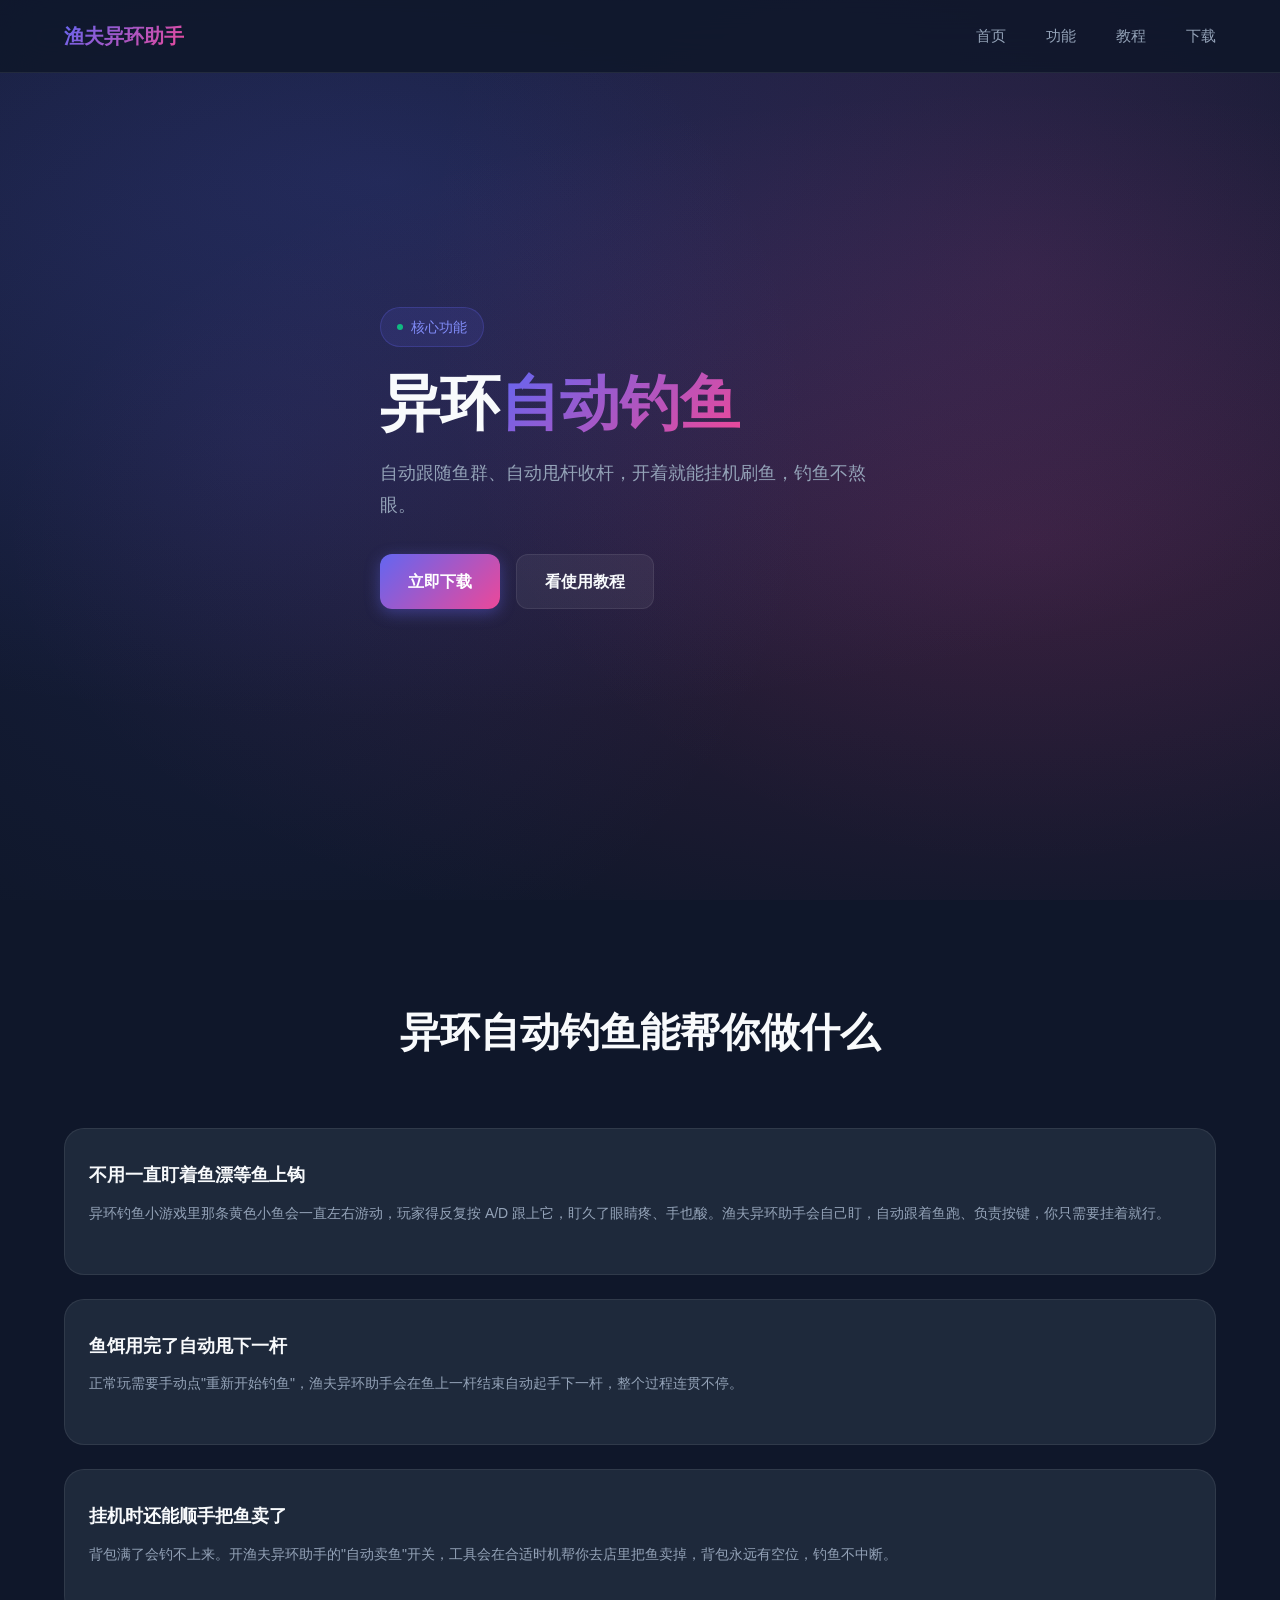
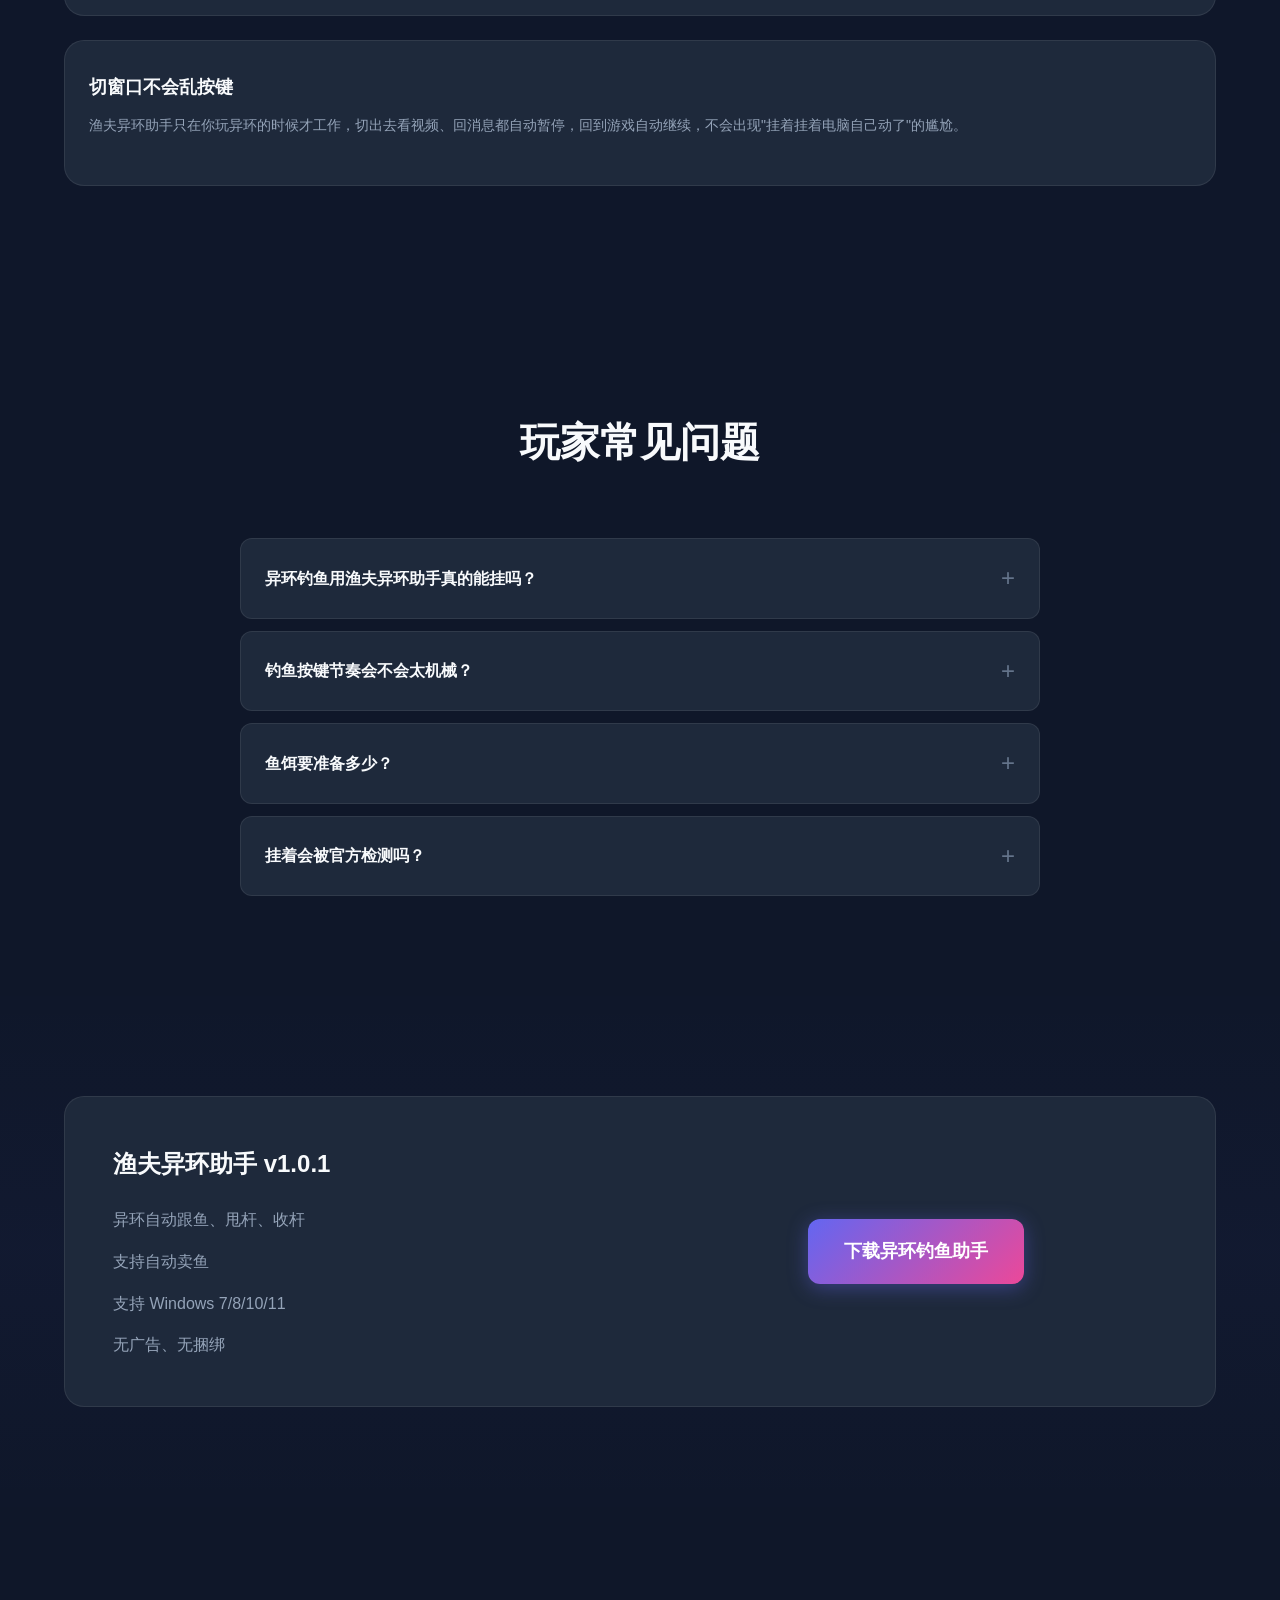
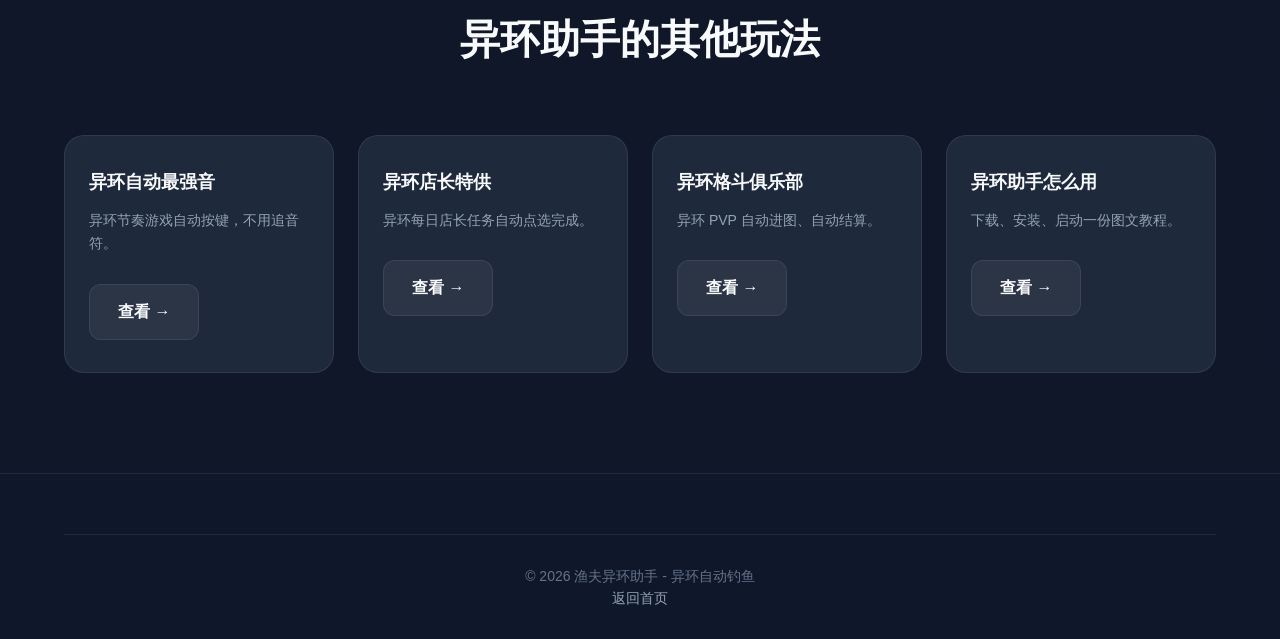
<file: features/fishing.html>
<!DOCTYPE html>
<html lang="zh-CN">
<head>
    <meta charset="UTF-8">
    <meta name="viewport" content="width=device-width, initial-scale=1.0">
    <title>异环自动钓鱼助手 - 渔夫异环助手 | 自动跟随鱼群挂机钓鱼</title>
    <meta name="description" content="异环自动钓鱼助手，渔夫异环助手帮你自动跟随鱼群游动、甩杆、收杆，不用再死盯屏幕。是异环钓鱼玩家的省力帮手。">
    <meta name="keywords" content="异环自动钓鱼,异环钓鱼助手,异环钓鱼脚本,渔夫异环钓鱼助手,异环钓鱼辅助,异环自动挂机钓鱼,异环挂机钓">
    <meta name="robots" content="index, follow">
    <link rel="canonical" href="https://yh.66gm.top/features/fishing.html">
    <meta name="author" content="渔夫">
    <meta property="og:title" content="异环自动钓鱼助手 - 渔夫异环助手">
    <meta property="og:description" content="异环自动钓鱼助手，自动跟随鱼群游动、甩杆、收杆。">
    <meta property="og:url" content="https://yh.66gm.top/features/fishing.html">
    <meta property="og:type" content="article">
    <link rel="stylesheet" href="../styles.css">
</head>
<body>
    <header class="header">
        <nav class="nav container">
            <a href="../index.html" class="logo">
                <span class="logo-text">渔夫异环助手</span>
            </a>
            <ul class="nav-links">
                <li><a href="../index.html">首页</a></li>
                <li><a href="../index.html#features">功能</a></li>
                <li><a href="../guide/install.html">教程</a></li>
                <li><a href="../index.html#download">下载</a></li>
            </ul>
        </nav>
    </header>

    <main>
        <section class="hero">
            <div class="hero-bg"></div>
            <div class="hero-content container">
                <div class="hero-text">
                    <span class="badge"><span class="badge-dot"></span><span>核心功能</span></span>
                    <h1 class="hero-title">异环<span class="gradient-text">自动钓鱼</span></h1>
                    <p class="hero-desc">自动跟随鱼群、自动甩杆收杆，开着就能挂机刷鱼，钓鱼不熬眼。</p>
                    <div class="hero-buttons">
                        <a href="https://gitee.com/wangfuguiC/yufu-yihuan/releases/download/v1.0.1/YUFU-YIHUANv1.0.1.exe" class="btn btn-primary" rel="noopener">立即下载</a>
                        <a href="../guide/install.html" class="btn btn-secondary">看使用教程</a>
                    </div>
                </div>
            </div>
        </section>

        <section class="features">
            <div class="container">
                <header class="section-header">
                    <h2>异环自动钓鱼能帮你做什么</h2>
                </header>

                <article class="feature-card" style="margin-bottom:24px;">
                    <h3>不用一直盯着鱼漂等鱼上钩</h3>
                    <p>异环钓鱼小游戏里那条黄色小鱼会一直左右游动，玩家得反复按 A/D 跟上它，盯久了眼睛疼、手也酸。渔夫异环助手会自己盯，自动跟着鱼跑、负责按键，你只需要挂着就行。</p>
                </article>

                <article class="feature-card" style="margin-bottom:24px;">
                    <h3>鱼饵用完了自动甩下一杆</h3>
                    <p>正常玩需要手动点"重新开始钓鱼"，渔夫异环助手会在鱼上一杆结束自动起手下一杆，整个过程连贯不停。</p>
                </article>

                <article class="feature-card" style="margin-bottom:24px;">
                    <h3>挂机时还能顺手把鱼卖了</h3>
                    <p>背包满了会钓不上来。开渔夫异环助手的"自动卖鱼"开关，工具会在合适时机帮你去店里把鱼卖掉，背包永远有空位，钓鱼不中断。</p>
                </article>

                <article class="feature-card" style="margin-bottom:24px;">
                    <h3>切窗口不会乱按键</h3>
                    <p>渔夫异环助手只在你玩异环的时候才工作，切出去看视频、回消息都自动暂停，回到游戏自动继续，不会出现"挂着挂着电脑自己动了"的尴尬。</p>
                </article>
            </div>
        </section>

        <section class="features" style="background: rgba(15,23,42,0.4);">
            <div class="container">
                <header class="section-header">
                    <h2>玩家常见问题</h2>
                </header>
                <div class="faq-list">
                    <details class="faq-item">
                        <summary>异环钓鱼用渔夫异环助手真的能挂吗？</summary>
                        <p>可以。在异环里开启钓鱼小游戏，按 F12 启动助手，工具会接管 A/D 按键自动跟鱼。通常玩家挂着去做别的，下次回来看背包已经多了不少鱼。</p>
                    </details>
                    <details class="faq-item">
                        <summary>钓鱼按键节奏会不会太机械？</summary>
                        <p>渔夫异环助手每次按键都加了随机延迟，整体节奏跟手按差不多，不容易被系统识别为异常。</p>
                    </details>
                    <details class="faq-item">
                        <summary>鱼饵要准备多少？</summary>
                        <p>建议至少 20-30 根鱼饵起步，挂机越久消耗越多，脚本不会自动买鱼饵，请提前到道具商店购买。</p>
                    </details>
                    <details class="faq-item">
                        <summary>挂着会被官方检测吗？</summary>
                        <p>工具只在异环窗口活动时工作、按键节奏模拟真人，但所有辅助工具都不能保证 100% 安全，请合理使用、不要长时间无间断挂机。</p>
                    </details>
                </div>
            </div>
        </section>

        <section id="download" class="download">
            <div class="container">
                <div class="download-card">
                    <div class="download-info">
                        <h3>渔夫异环助手 v1.0.1</h3>
                        <ul class="download-features">
                            <li>异环自动跟鱼、甩杆、收杆</li>
                            <li>支持自动卖鱼</li>
                            <li>支持 Windows 7/8/10/11</li>
                            <li>无广告、无捆绑</li>
                        </ul>
                    </div>
                    <div class="download-action">
                        <a href="https://gitee.com/wangfuguiC/yufu-yihuan/releases/download/v1.0.1/YUFU-YIHUANv1.0.1.exe" class="btn btn-download" rel="noopener">下载异环钓鱼助手</a>
                    </div>
                </div>
            </div>
        </section>

        <section class="features" style="background: rgba(15,23,42,0.4);">
            <div class="container">
                <header class="section-header">
                    <h2>异环助手的其他玩法</h2>
                </header>
                <div class="feature-grid">
                    <article class="feature-card">
                        <h3>异环自动最强音</h3>
                        <p>异环节奏游戏自动按键，不用追音符。</p>
                        <a href="music.html" class="btn btn-secondary" style="margin-top:12px;">查看 →</a>
                    </article>
                    <article class="feature-card">
                        <h3>异环店长特供</h3>
                        <p>异环每日店长任务自动点选完成。</p>
                        <a href="shop.html" class="btn btn-secondary" style="margin-top:12px;">查看 →</a>
                    </article>
                    <article class="feature-card">
                        <h3>异环格斗俱乐部</h3>
                        <p>异环 PVP 自动进图、自动结算。</p>
                        <a href="fight.html" class="btn btn-secondary" style="margin-top:12px;">查看 →</a>
                    </article>
                    <article class="feature-card">
                        <h3>异环助手怎么用</h3>
                        <p>下载、安装、启动一份图文教程。</p>
                        <a href="../guide/install.html" class="btn btn-secondary" style="margin-top:12px;">查看 →</a>
                    </article>
                </div>
            </div>
        </section>
    </main>

    <footer class="footer">
        <div class="container">
            <div class="footer-bottom">
                <p>&copy; 2026 渔夫异环助手 - 异环自动钓鱼</p>
                <p><a href="../index.html" style="color:#94a3b8;">返回首页</a></p>
            </div>
        </div>
    </footer>

    <script src="../script.js"></script>
</body>
</html>
</file>
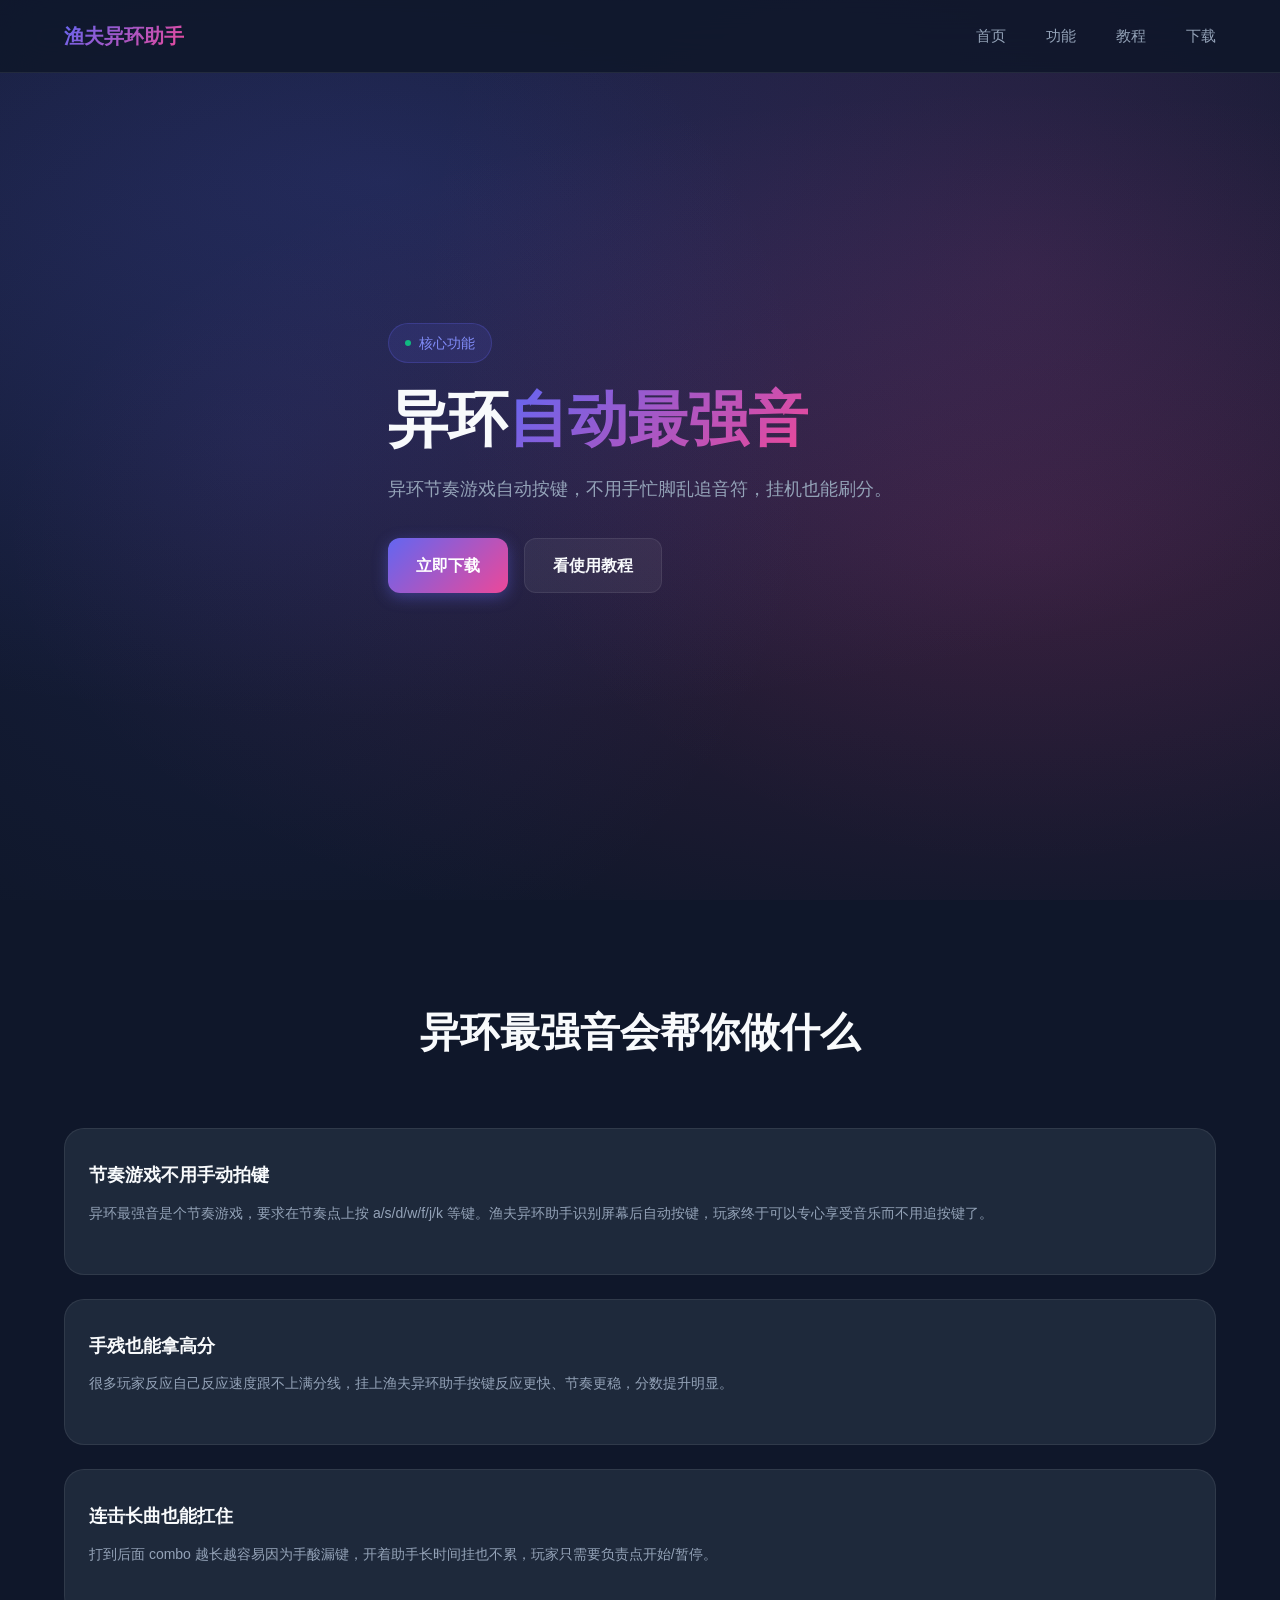
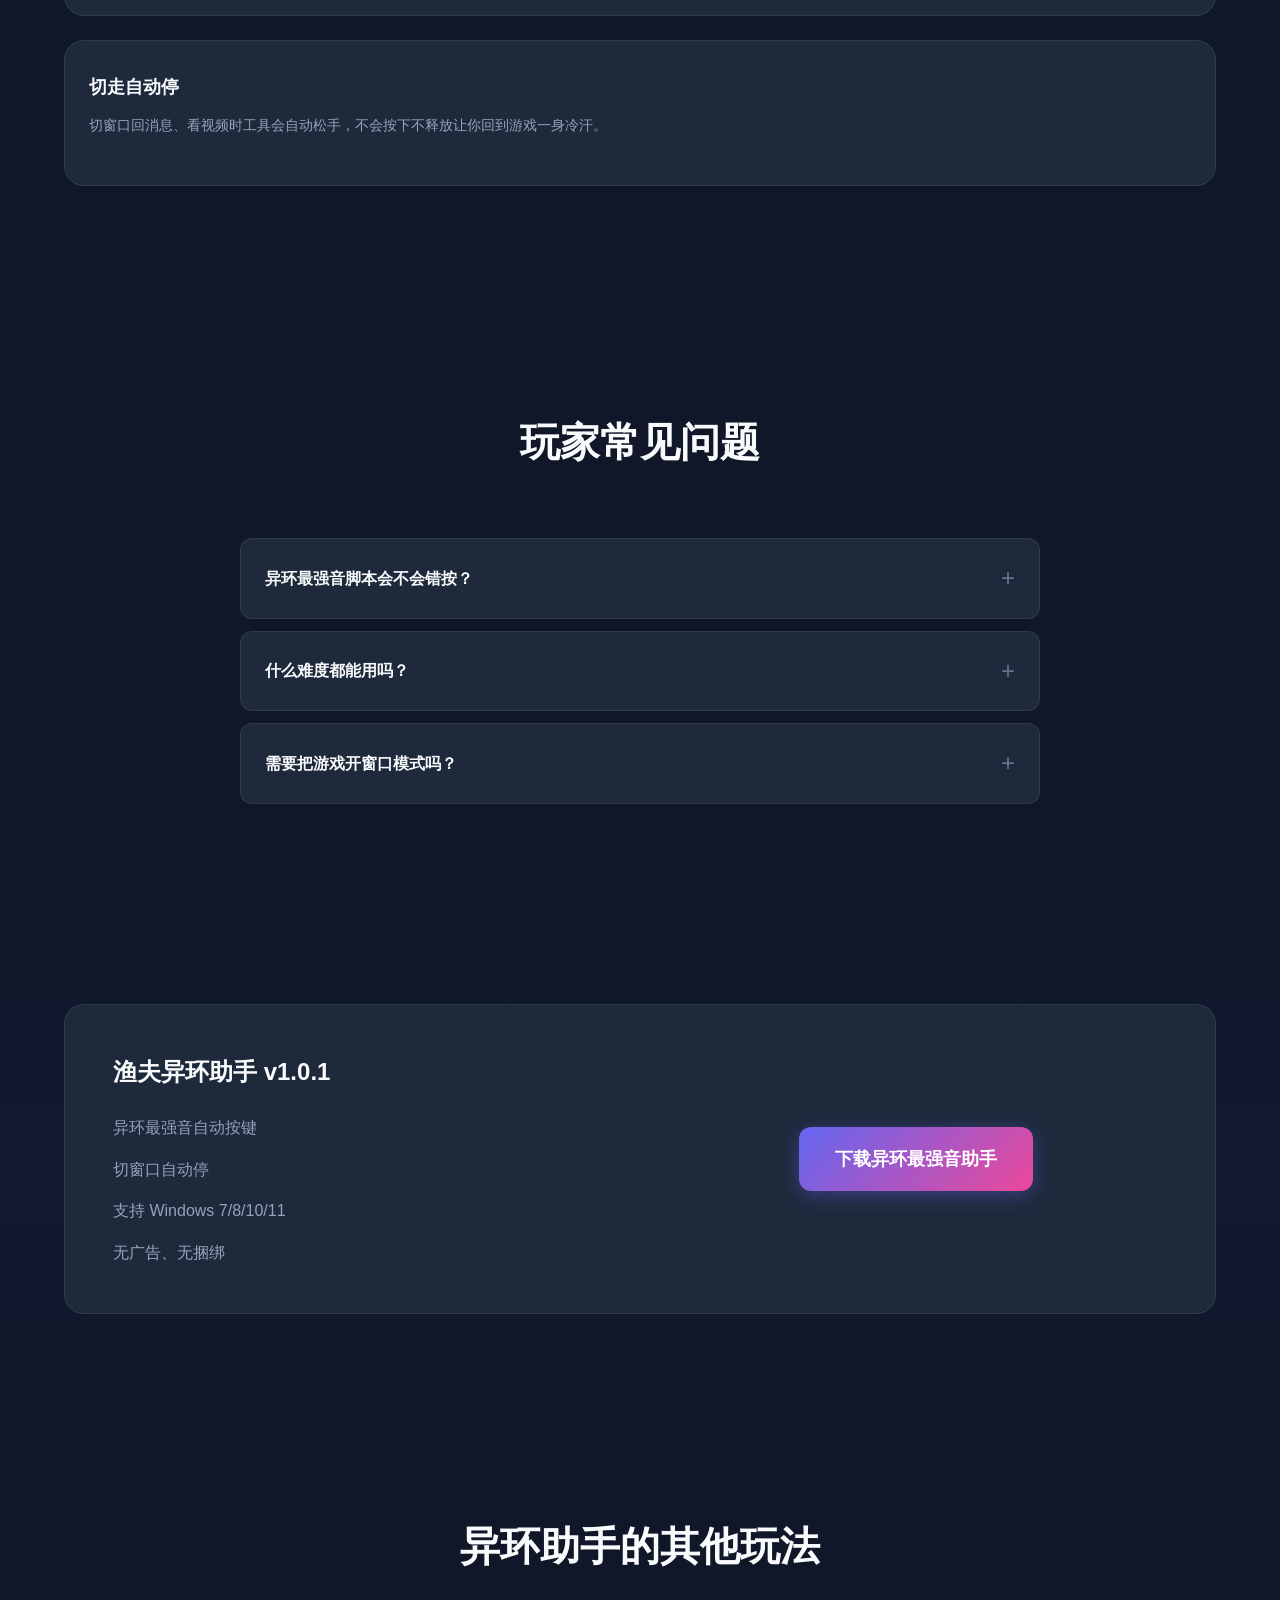
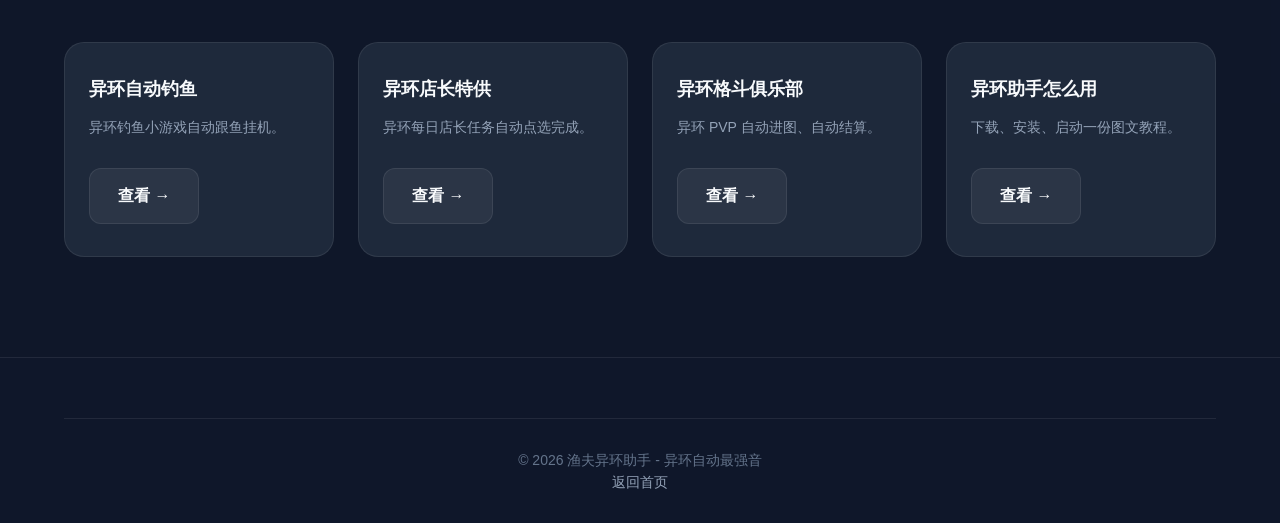
<file: features/music.html>
<!DOCTYPE html>
<html lang="zh-CN">
<head>
    <meta charset="UTF-8">
    <meta name="viewport" content="width=device-width, initial-scale=1.0">
    <title>异环自动最强音助手 - 渔夫异环助手 | 节奏游戏自动按键</title>
    <meta name="description" content="异环自动最强音助手，渔夫异环助手在异环节奏游戏里帮你自动按键，不用死盯按键速度，挂机也能拿分。">
    <meta name="keywords" content="异环自动最强音,异环最强音脚本,异环最强音助手,异环最强音挂机,渔夫异环最强音,异环节奏游戏自动按键">
    <meta name="robots" content="index, follow">
    <link rel="canonical" href="https://yh.66gm.top/features/music.html">
    <meta name="author" content="渔夫">
    <meta property="og:title" content="异环自动最强音助手 - 渔夫异环助手">
    <meta property="og:description" content="异环自动最强音助手，自动按键拿分。">
    <meta property="og:url" content="https://yh.66gm.top/features/music.html">
    <meta property="og:type" content="article">
    <link rel="stylesheet" href="../styles.css">
</head>
<body>
    <header class="header">
        <nav class="nav container">
            <a href="../index.html" class="logo">
                <span class="logo-text">渔夫异环助手</span>
            </a>
            <ul class="nav-links">
                <li><a href="../index.html">首页</a></li>
                <li><a href="../index.html#features">功能</a></li>
                <li><a href="../guide/install.html">教程</a></li>
                <li><a href="../index.html#download">下载</a></li>
            </ul>
        </nav>
    </header>

    <main>
        <section class="hero">
            <div class="hero-bg"></div>
            <div class="hero-content container">
                <div class="hero-text">
                    <span class="badge"><span class="badge-dot"></span><span>核心功能</span></span>
                    <h1 class="hero-title">异环<span class="gradient-text">自动最强音</span></h1>
                    <p class="hero-desc">异环节奏游戏自动按键，不用手忙脚乱追音符，挂机也能刷分。</p>
                    <div class="hero-buttons">
                        <a href="https://gitee.com/wangfuguiC/yufu-yihuan/releases/download/v1.0.1/YUFU-YIHUANv1.0.1.exe" class="btn btn-primary" rel="noopener">立即下载</a>
                        <a href="../guide/install.html" class="btn btn-secondary">看使用教程</a>
                    </div>
                </div>
            </div>
        </section>

        <section class="features">
            <div class="container">
                <header class="section-header">
                    <h2>异环最强音会帮你做什么</h2>
                </header>

                <article class="feature-card" style="margin-bottom:24px;">
                    <h3>节奏游戏不用手动拍键</h3>
                    <p>异环最强音是个节奏游戏，要求在节奏点上按 a/s/d/w/f/j/k 等键。渔夫异环助手识别屏幕后自动按键，玩家终于可以专心享受音乐而不用追按键了。</p>
                </article>

                <article class="feature-card" style="margin-bottom:24px;">
                    <h3>手残也能拿高分</h3>
                    <p>很多玩家反应自己反应速度跟不上满分线，挂上渔夫异环助手按键反应更快、节奏更稳，分数提升明显。</p>
                </article>

                <article class="feature-card" style="margin-bottom:24px;">
                    <h3>连击长曲也能扛住</h3>
                    <p>打到后面 combo 越长越容易因为手酸漏键，开着助手长时间挂也不累，玩家只需要负责点开始/暂停。</p>
                </article>

                <article class="feature-card" style="margin-bottom:24px;">
                    <h3>切走自动停</h3>
                    <p>切窗口回消息、看视频时工具会自动松手，不会按下不释放让你回到游戏一身冷汗。</p>
                </article>
            </div>
        </section>

        <section class="features" style="background: rgba(15,23,42,0.4);">
            <div class="container">
                <header class="section-header">
                    <h2>玩家常见问题</h2>
                </header>
                <div class="faq-list">
                    <details class="faq-item">
                        <summary>异环最强音脚本会不会错按？</summary>
                        <p>渔夫异环助手基于游戏窗口画面识别，不会乱按。识别不到时会松手等下一次图案出现，不会出现疯狂连点的情况。</p>
                    </details>
                    <details class="faq-item">
                        <summary>什么难度都能用吗？</summary>
                        <p>普通/困难/专家都支持。具体跟按键密度有关，难度越高助手反应优势越明显。</p>
                    </details>
                    <details class="faq-item">
                        <summary>需要把游戏开窗口模式吗？</summary>
                        <p>建议窗口或无边框窗口模式，全屏下识别会被游戏抗锯齿/UI 缩放干扰。</p>
                    </details>
                </div>
            </div>
        </section>

        <section id="download" class="download">
            <div class="container">
                <div class="download-card">
                    <div class="download-info">
                        <h3>渔夫异环助手 v1.0.1</h3>
                        <ul class="download-features">
                            <li>异环最强音自动按键</li>
                            <li>切窗口自动停</li>
                            <li>支持 Windows 7/8/10/11</li>
                            <li>无广告、无捆绑</li>
                        </ul>
                    </div>
                    <div class="download-action">
                        <a href="https://gitee.com/wangfuguiC/yufu-yihuan/releases/download/v1.0.1/YUFU-YIHUANv1.0.1.exe" class="btn btn-download" rel="noopener">下载异环最强音助手</a>
                    </div>
                </div>
            </div>
        </section>

        <section class="features" style="background: rgba(15,23,42,0.4);">
            <div class="container">
                <header class="section-header">
                    <h2>异环助手的其他玩法</h2>
                </header>
                <div class="feature-grid">
                    <article class="feature-card">
                        <h3>异环自动钓鱼</h3>
                        <p>异环钓鱼小游戏自动跟鱼挂机。</p>
                        <a href="fishing.html" class="btn btn-secondary" style="margin-top:12px;">查看 →</a>
                    </article>
                    <article class="feature-card">
                        <h3>异环店长特供</h3>
                        <p>异环每日店长任务自动点选完成。</p>
                        <a href="shop.html" class="btn btn-secondary" style="margin-top:12px;">查看 →</a>
                    </article>
                    <article class="feature-card">
                        <h3>异环格斗俱乐部</h3>
                        <p>异环 PVP 自动进图、自动结算。</p>
                        <a href="fight.html" class="btn btn-secondary" style="margin-top:12px;">查看 →</a>
                    </article>
                    <article class="feature-card">
                        <h3>异环助手怎么用</h3>
                        <p>下载、安装、启动一份图文教程。</p>
                        <a href="../guide/install.html" class="btn btn-secondary" style="margin-top:12px;">查看 →</a>
                    </article>
                </div>
            </div>
        </section>
    </main>

    <footer class="footer">
        <div class="container">
            <div class="footer-bottom">
                <p>&copy; 2026 渔夫异环助手 - 异环自动最强音</p>
                <p><a href="../index.html" style="color:#94a3b8;">返回首页</a></p>
            </div>
        </div>
    </footer>

    <script src="../script.js"></script>
</body>
</html>
</file>
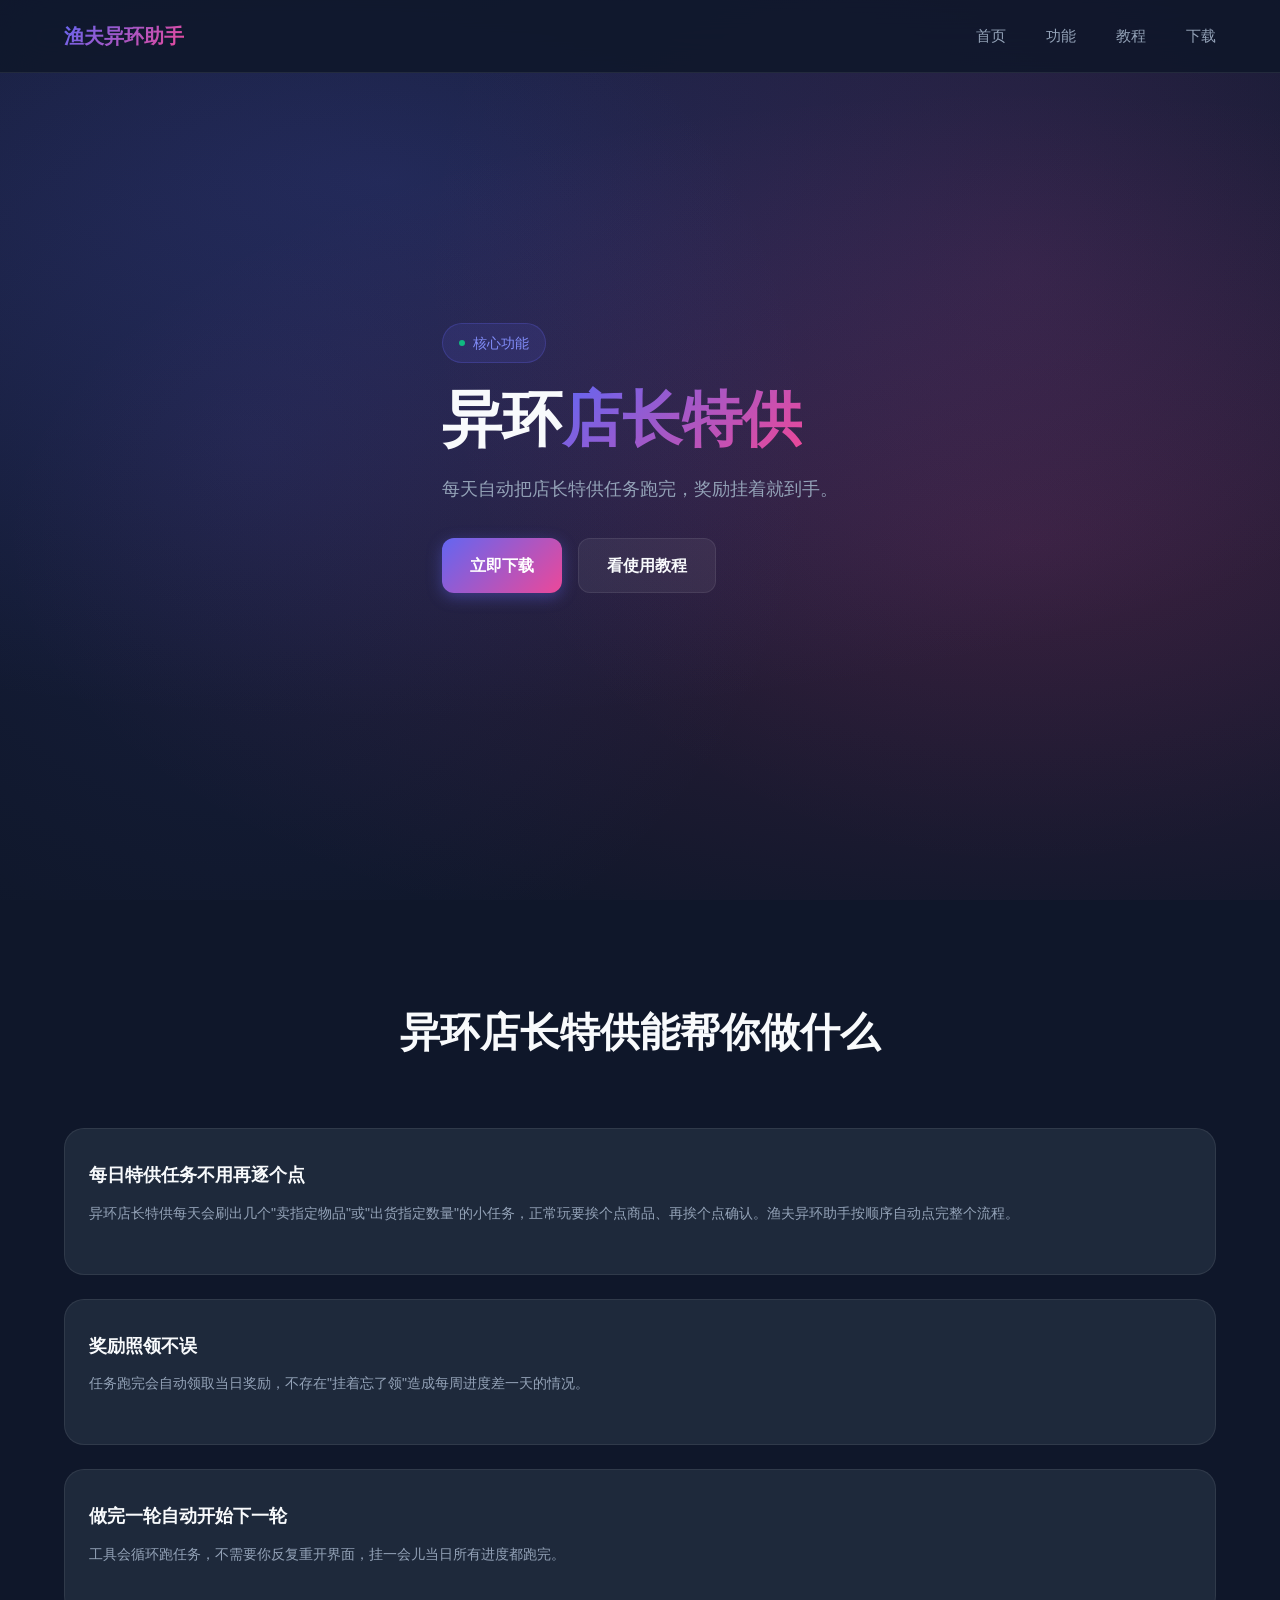
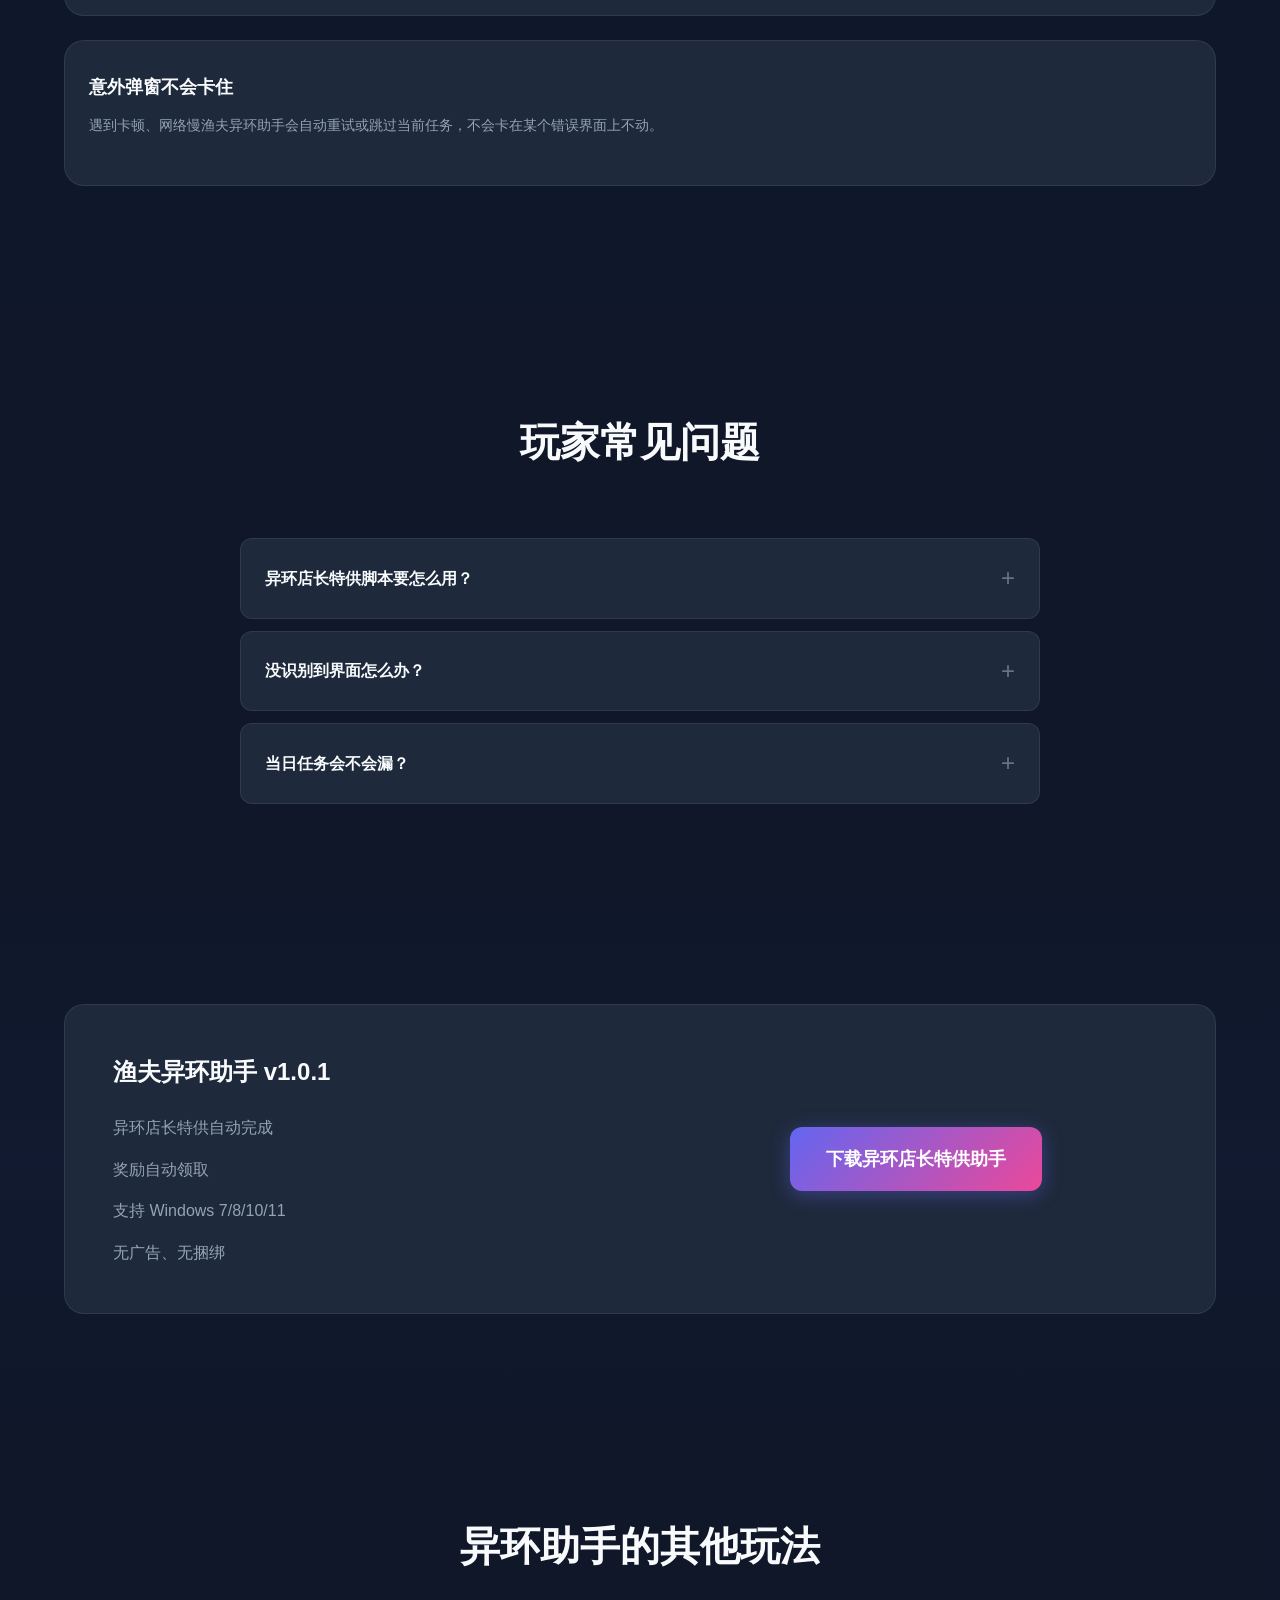
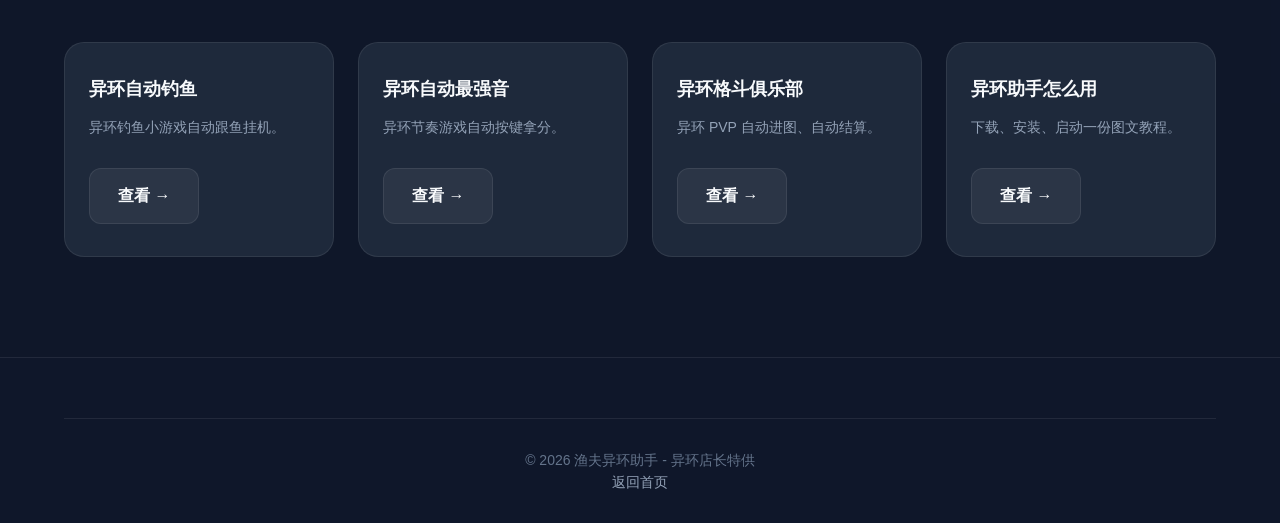
<file: features/shop.html>
<!DOCTYPE html>
<html lang="zh-CN">
<head>
    <meta charset="UTF-8">
    <meta name="viewport" content="width=device-width, initial-scale=1.0">
    <title>异环店长特供自动助手 - 渔夫异环助手 | 每日任务自动完成</title>
    <meta name="description" content="异环店长特供自动助手，渔夫异环助手帮你每天自动完成店长特供任务，不用再一个个点选，奖励不少领。">
    <meta name="keywords" content="异环店长特供,异环店长特供自动,异环店长助手,异环自动店长特供,渔夫异环店长特供,异环每日任务脚本">
    <meta name="robots" content="index, follow">
    <link rel="canonical" href="https://yh.66gm.top/features/shop.html">
    <meta name="author" content="渔夫">
    <meta property="og:title" content="异环店长特供自动助手 - 渔夫异环助手">
    <meta property="og:description" content="异环店长特供每日任务自动完成。">
    <meta property="og:url" content="https://yh.66gm.top/features/shop.html">
    <meta property="og:type" content="article">
    <link rel="stylesheet" href="../styles.css">
</head>
<body>
    <header class="header">
        <nav class="nav container">
            <a href="../index.html" class="logo">
                <span class="logo-text">渔夫异环助手</span>
            </a>
            <ul class="nav-links">
                <li><a href="../index.html">首页</a></li>
                <li><a href="../index.html#features">功能</a></li>
                <li><a href="../guide/install.html">教程</a></li>
                <li><a href="../index.html#download">下载</a></li>
            </ul>
        </nav>
    </header>

    <main>
        <section class="hero">
            <div class="hero-bg"></div>
            <div class="hero-content container">
                <div class="hero-text">
                    <span class="badge"><span class="badge-dot"></span><span>核心功能</span></span>
                    <h1 class="hero-title">异环<span class="gradient-text">店长特供</span></h1>
                    <p class="hero-desc">每天自动把店长特供任务跑完，奖励挂着就到手。</p>
                    <div class="hero-buttons">
                        <a href="https://gitee.com/wangfuguiC/yufu-yihuan/releases/download/v1.0.1/YUFU-YIHUANv1.0.1.exe" class="btn btn-primary" rel="noopener">立即下载</a>
                        <a href="../guide/install.html" class="btn btn-secondary">看使用教程</a>
                    </div>
                </div>
            </div>
        </section>

        <section class="features">
            <div class="container">
                <header class="section-header">
                    <h2>异环店长特供能帮你做什么</h2>
                </header>

                <article class="feature-card" style="margin-bottom:24px;">
                    <h3>每日特供任务不用再逐个点</h3>
                    <p>异环店长特供每天会刷出几个"卖指定物品"或"出货指定数量"的小任务，正常玩要挨个点商品、再挨个点确认。渔夫异环助手按顺序自动点完整个流程。</p>
                </article>

                <article class="feature-card" style="margin-bottom:24px;">
                    <h3>奖励照领不误</h3>
                    <p>任务跑完会自动领取当日奖励，不存在"挂着忘了领"造成每周进度差一天的情况。</p>
                </article>

                <article class="feature-card" style="margin-bottom:24px;">
                    <h3>做完一轮自动开始下一轮</h3>
                    <p>工具会循环跑任务，不需要你反复重开界面，挂一会儿当日所有进度都跑完。</p>
                </article>

                <article class="feature-card" style="margin-bottom:24px;">
                    <h3>意外弹窗不会卡住</h3>
                    <p>遇到卡顿、网络慢渔夫异环助手会自动重试或跳过当前任务，不会卡在某个错误界面上不动。</p>
                </article>
            </div>
        </section>

        <section class="features" style="background: rgba(15,23,42,0.4);">
            <div class="container">
                <header class="section-header">
                    <h2>玩家常见问题</h2>
                </header>
                <div class="faq-list">
                    <details class="faq-item">
                        <summary>异环店长特供脚本要怎么用？</summary>
                        <p>先在异环里打开店长特供页面，让屏幕上能看到任务列表面板，再按 F12 启动渔夫异环助手。工具会自动识别界面开始跑任务。</p>
                    </details>
                    <details class="faq-item">
                        <summary>没识别到界面怎么办？</summary>
                        <p>通常是没在"店长特供"页面、或游戏被遮挡。切回店长特供界面让工具看得见即可。</p>
                    </details>
                    <details class="faq-item">
                        <summary>当日任务会不会漏？</summary>
                        <p>脚本会按界面顺序执行，你关注下日志确认走了几轮即可。如果中途切出窗口太久，助手会暂停，回到游戏会继续。</p>
                    </details>
                </div>
            </div>
        </section>

        <section id="download" class="download">
            <div class="container">
                <div class="download-card">
                    <div class="download-info">
                        <h3>渔夫异环助手 v1.0.1</h3>
                        <ul class="download-features">
                            <li>异环店长特供自动完成</li>
                            <li>奖励自动领取</li>
                            <li>支持 Windows 7/8/10/11</li>
                            <li>无广告、无捆绑</li>
                        </ul>
                    </div>
                    <div class="download-action">
                        <a href="https://gitee.com/wangfuguiC/yufu-yihuan/releases/download/v1.0.1/YUFU-YIHUANv1.0.1.exe" class="btn btn-download" rel="noopener">下载异环店长特供助手</a>
                    </div>
                </div>
            </div>
        </section>

        <section class="features" style="background: rgba(15,23,42,0.4);">
            <div class="container">
                <header class="section-header">
                    <h2>异环助手的其他玩法</h2>
                </header>
                <div class="feature-grid">
                    <article class="feature-card">
                        <h3>异环自动钓鱼</h3>
                        <p>异环钓鱼小游戏自动跟鱼挂机。</p>
                        <a href="fishing.html" class="btn btn-secondary" style="margin-top:12px;">查看 →</a>
                    </article>
                    <article class="feature-card">
                        <h3>异环自动最强音</h3>
                        <p>异环节奏游戏自动按键拿分。</p>
                        <a href="music.html" class="btn btn-secondary" style="margin-top:12px;">查看 →</a>
                    </article>
                    <article class="feature-card">
                        <h3>异环格斗俱乐部</h3>
                        <p>异环 PVP 自动进图、自动结算。</p>
                        <a href="fight.html" class="btn btn-secondary" style="margin-top:12px;">查看 →</a>
                    </article>
                    <article class="feature-card">
                        <h3>异环助手怎么用</h3>
                        <p>下载、安装、启动一份图文教程。</p>
                        <a href="../guide/install.html" class="btn btn-secondary" style="margin-top:12px;">查看 →</a>
                    </article>
                </div>
            </div>
        </section>
    </main>

    <footer class="footer">
        <div class="container">
            <div class="footer-bottom">
                <p>&copy; 2026 渔夫异环助手 - 异环店长特供</p>
                <p><a href="../index.html" style="color:#94a3b8;">返回首页</a></p>
            </div>
        </div>
    </footer>

    <script src="../script.js"></script>
</body>
</html>
</file>
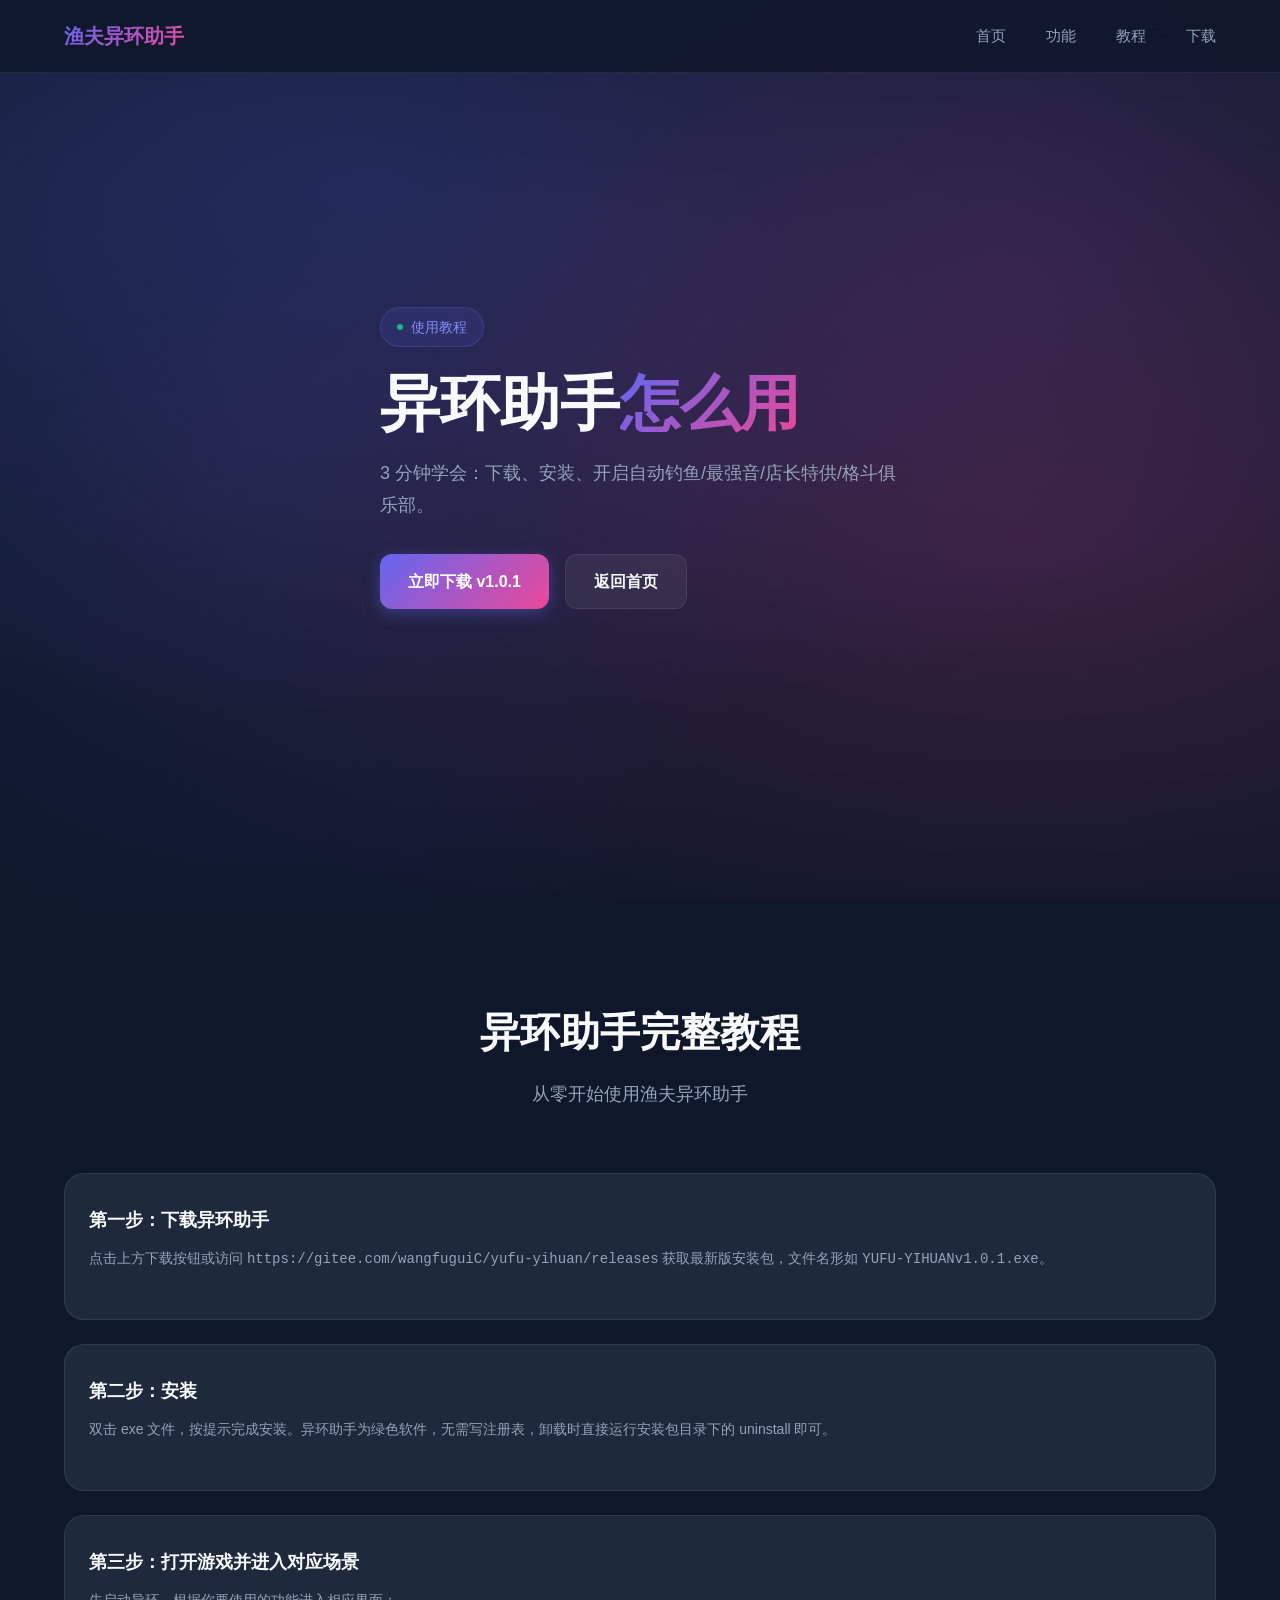
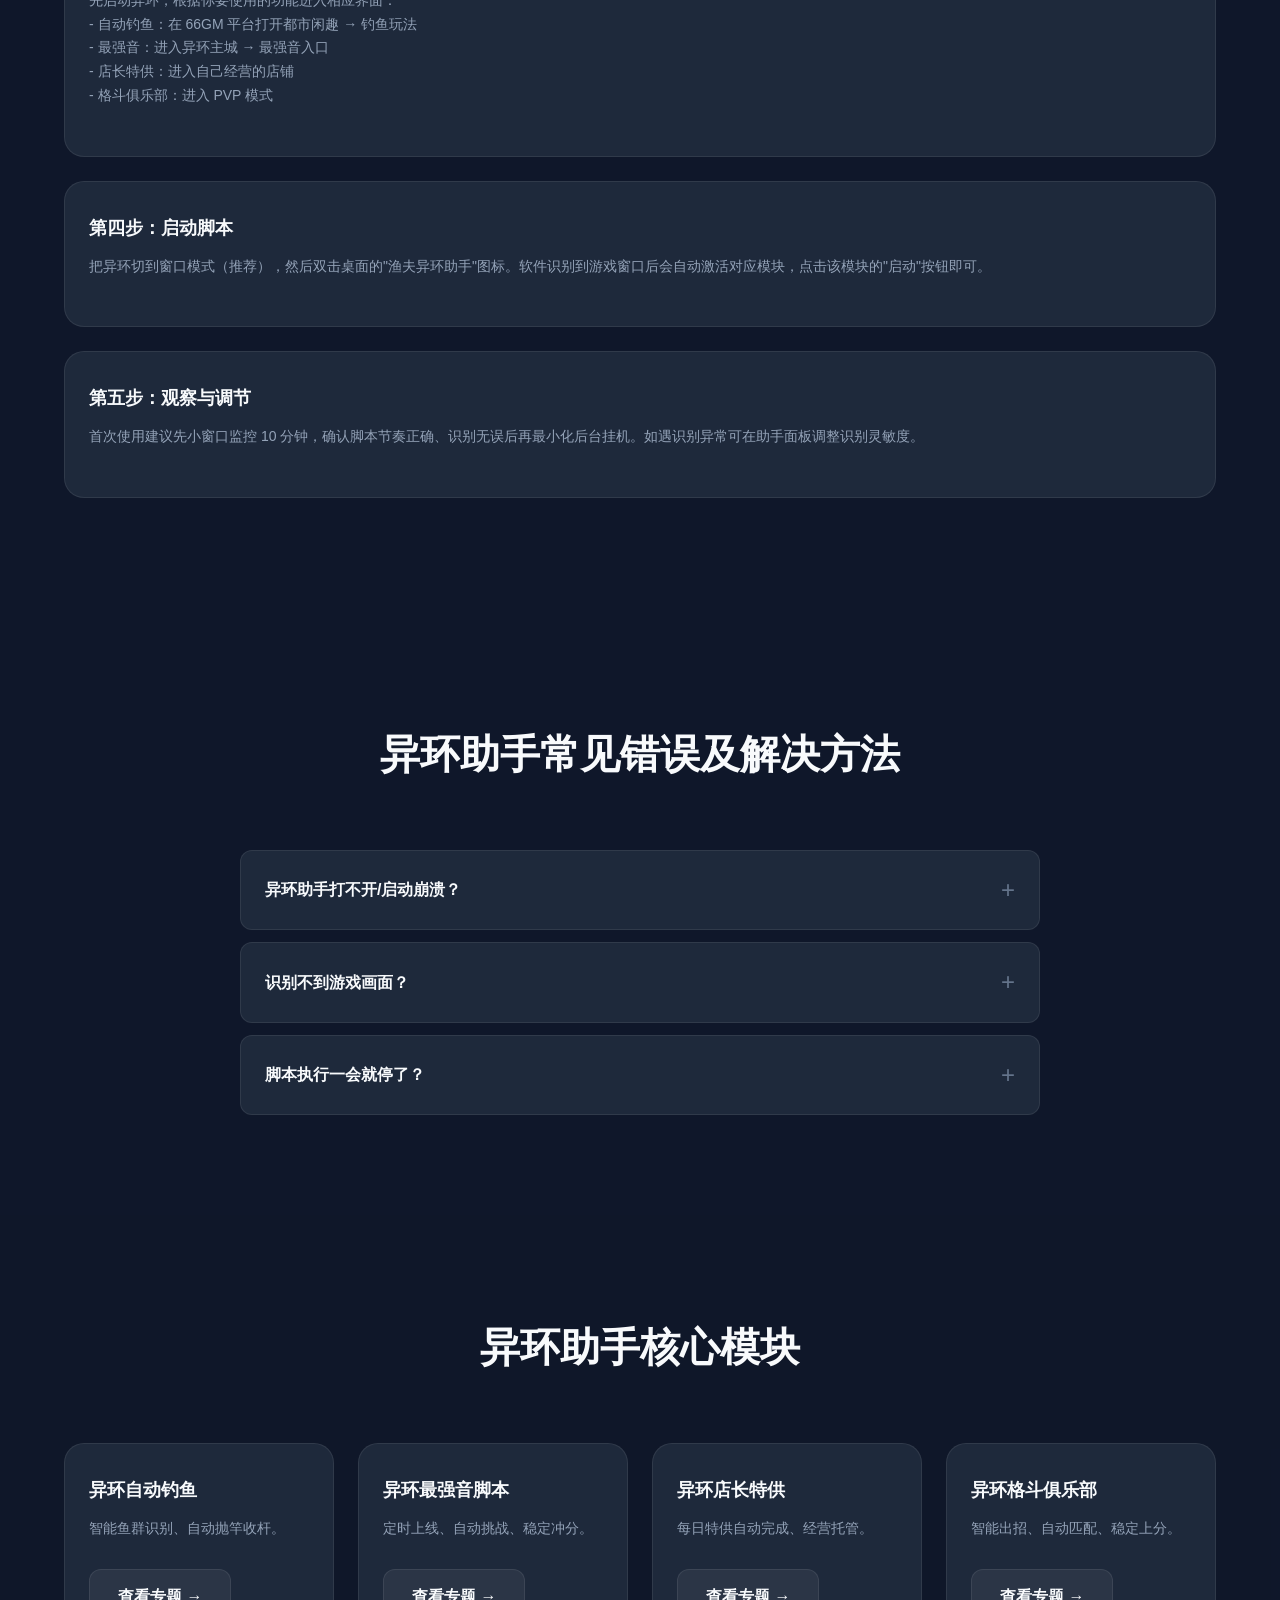
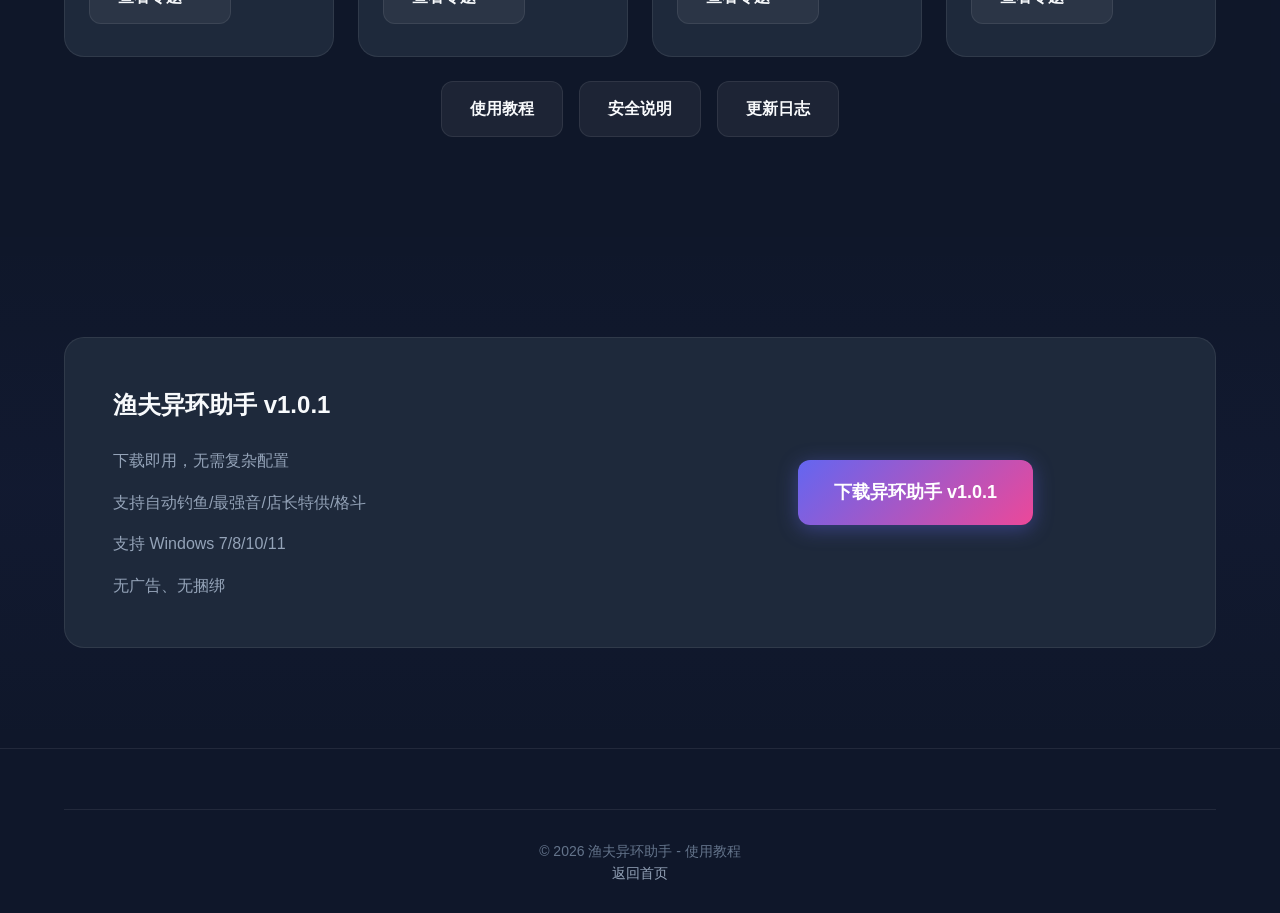
<file: guide/install.html>
<!DOCTYPE html>
<html lang="zh-CN">
<head>
    <meta charset="UTF-8">
    <meta name="viewport" content="width=device-width, initial-scale=1.0">
    <title>异环助手怎么用 - 异环助手下载与使用教程 v1.0.1</title>
    <meta name="description" content="异环助手怎么用？本文提供渔夫异环助手 v1.0.1 的完整下载、安装、使用教程，包括自动钓鱼、最强音、店长特供、格斗俱乐部模块的开启方法。">
    <meta name="keywords" content="异环助手怎么用,异环助手下载,异环助手使用教程,异环助手安装教程,渔夫异环助手教程,异环助手怎么打开">
    <meta name="robots" content="index, follow">
    <link rel="canonical" href="https://yh.66gm.top/guide/install.html">
    <meta name="author" content="渔夫">
    <meta property="og:title" content="异环助手怎么用 - 异环助手下载与使用教程">
    <meta property="og:description" content="异环助手怎么用？完整下载、安装、使用教程。">
    <meta property="og:url" content="https://yh.66gm.top/guide/install.html">
    <meta property="og:type" content="article">
    <link rel="stylesheet" href="../styles.css">
</head>
<body>
    <header class="header">
        <nav class="nav container">
            <a href="../index.html" class="logo">
                <span class="logo-text">渔夫异环助手</span>
            </a>
            <ul class="nav-links">
                <li><a href="../index.html">首页</a></li>
                <li><a href="../index.html#features">功能</a></li>
                <li><a href="install.html">教程</a></li>
                <li><a href="../index.html#download">下载</a></li>
            </ul>
        </nav>
    </header>

    <main>
        <section class="hero">
            <div class="hero-bg"></div>
            <div class="hero-content container">
                <div class="hero-text">
                    <span class="badge"><span class="badge-dot"></span><span>使用教程</span></span>
                    <h1 class="hero-title">异环助手<span class="gradient-text">怎么用</span></h1>
                    <p class="hero-desc">3 分钟学会：下载、安装、开启自动钓鱼/最强音/店长特供/格斗俱乐部。</p>
                    <div class="hero-buttons">
                        <a href="https://gitee.com/wangfuguiC/yufu-yihuan/releases/download/v1.0.1/YUFU-YIHUANv1.0.1.exe" class="btn btn-primary" rel="noopener">立即下载 v1.0.1</a>
                        <a href="../index.html" class="btn btn-secondary">返回首页</a>
                    </div>
                </div>
            </div>
        </section>

        <section class="features">
            <div class="container">
                <header class="section-header">
                    <h2>异环助手完整教程</h2>
                    <p>从零开始使用渔夫异环助手</p>
                </header>

                <article class="feature-card" style="margin-bottom:24px;">
                    <h3>第一步：下载异环助手</h3>
                    <p>点击上方下载按钮或访问 <code>https://gitee.com/wangfuguiC/yufu-yihuan/releases</code> 获取最新版安装包，文件名形如 <code>YUFU-YIHUANv1.0.1.exe</code>。</p>
                </article>

                <article class="feature-card" style="margin-bottom:24px;">
                    <h3>第二步：安装</h3>
                    <p>双击 exe 文件，按提示完成安装。异环助手为绿色软件，无需写注册表，卸载时直接运行安装包目录下的 uninstall 即可。</p>
                </article>

                <article class="feature-card" style="margin-bottom:24px;">
                    <h3>第三步：打开游戏并进入对应场景</h3>
                    <p>先启动异环，根据你要使用的功能进入相应界面：<br>
                    - 自动钓鱼：在 66GM 平台打开都市闲趣 → 钓鱼玩法<br>
                    - 最强音：进入异环主城 → 最强音入口<br>
                    - 店长特供：进入自己经营的店铺<br>
                    - 格斗俱乐部：进入 PVP 模式</p>
                </article>

                <article class="feature-card" style="margin-bottom:24px;">
                    <h3>第四步：启动脚本</h3>
                    <p>把异环切到窗口模式（推荐），然后双击桌面的"渔夫异环助手"图标。软件识别到游戏窗口后会自动激活对应模块，点击该模块的"启动"按钮即可。</p>
                </article>

                <article class="feature-card" style="margin-bottom:24px;">
                    <h3>第五步：观察与调节</h3>
                    <p>首次使用建议先小窗口监控 10 分钟，确认脚本节奏正确、识别无误后再最小化后台挂机。如遇识别异常可在助手面板调整识别灵敏度。</p>
                </article>
            </div>
        </section>

        <section class="features">
            <div class="container">
                <header class="section-header">
                    <h2>异环助手常见错误及解决方法</h2>
                </header>
                <div class="faq-list">
                    <details class="faq-item">
                        <summary>异环助手打不开/启动崩溃？</summary>
                        <p>请确认系统为 Windows 7 及以上，并以管理员身份运行 exe。若仍失败，杀毒软件可能误报，请将助手加入白名单。</p>
                    </details>
                    <details class="faq-item">
                        <summary>识别不到游戏画面？</summary>
                        <p>将异环切到窗口模式或无边框窗口模式，并确保助手在游戏窗口启动之后再激活对应模块。</p>
                    </details>
                    <details class="faq-item">
                        <summary>脚本执行一会就停了？</summary>
                        <p>检查是否触发游戏内的弹窗（公告/活动/断线重连），渔夫异环助手遇到不可识别页面会自动暂停，等待玩家处理。</p>
                    </details>
                </div>
            </div>
        </section>

        <section class="features" style="background: rgba(15,23,42,0.4);">
            <div class="container">
                <header class="section-header">
                    <h2>异环助手核心模块</h2>
                </header>
                <div class="feature-grid">
                    <article class="feature-card">
                        <h3>异环自动钓鱼</h3>
                        <p>智能鱼群识别、自动抛竿收杆。</p>
                        <a href="../features/fishing.html" class="btn btn-secondary" style="margin-top:12px;">查看专题 →</a>
                    </article>
                    <article class="feature-card">
                        <h3>异环最强音脚本</h3>
                        <p>定时上线、自动挑战、稳定冲分。</p>
                        <a href="../features/music.html" class="btn btn-secondary" style="margin-top:12px;">查看专题 →</a>
                    </article>
                    <article class="feature-card">
                        <h3>异环店长特供</h3>
                        <p>每日特供自动完成、经营托管。</p>
                        <a href="../features/shop.html" class="btn btn-secondary" style="margin-top:12px;">查看专题 →</a>
                    </article>
                    <article class="feature-card">
                        <h3>异环格斗俱乐部</h3>
                        <p>智能出招、自动匹配、稳定上分。</p>
                        <a href="../features/fight.html" class="btn btn-secondary" style="margin-top:12px;">查看专题 →</a>
                    </article>
                </div>
                <div style="text-align:center; margin-top:24px;">
                    <a href="install.html" class="btn btn-secondary" style="margin-right:12px;">使用教程</a>
                    <a href="safety.html" class="btn btn-secondary" style="margin-right:12px;">安全说明</a>
                    <a href="../changelog/index.html" class="btn btn-secondary">更新日志</a>
                </div>
            </div>
        </section>

        <section id="download" class="download">
            <div class="container">
                <div class="download-card">
                    <div class="download-info">
                        <h3>渔夫异环助手 v1.0.1</h3>
                        <ul class="download-features">
                            <li>下载即用，无需复杂配置</li>
                            <li>支持自动钓鱼/最强音/店长特供/格斗</li>
                            <li>支持 Windows 7/8/10/11</li>
                            <li>无广告、无捆绑</li>
                        </ul>
                    </div>
                    <div class="download-action">
                        <a href="https://gitee.com/wangfuguiC/yufu-yihuan/releases/download/v1.0.1/YUFU-YIHUANv1.0.1.exe" class="btn btn-download" rel="noopener">下载异环助手 v1.0.1</a>
                    </div>
                </div>
            </div>
        </section>
    </main>

    <footer class="footer">
        <div class="container">
            <div class="footer-bottom">
                <p>&copy; 2026 渔夫异环助手 - 使用教程</p>
                <p><a href="../index.html" style="color:#94a3b8;">返回首页</a></p>
            </div>
        </div>
    </footer>

    <script src="../script.js"></script>
</body>
</html>
</file>
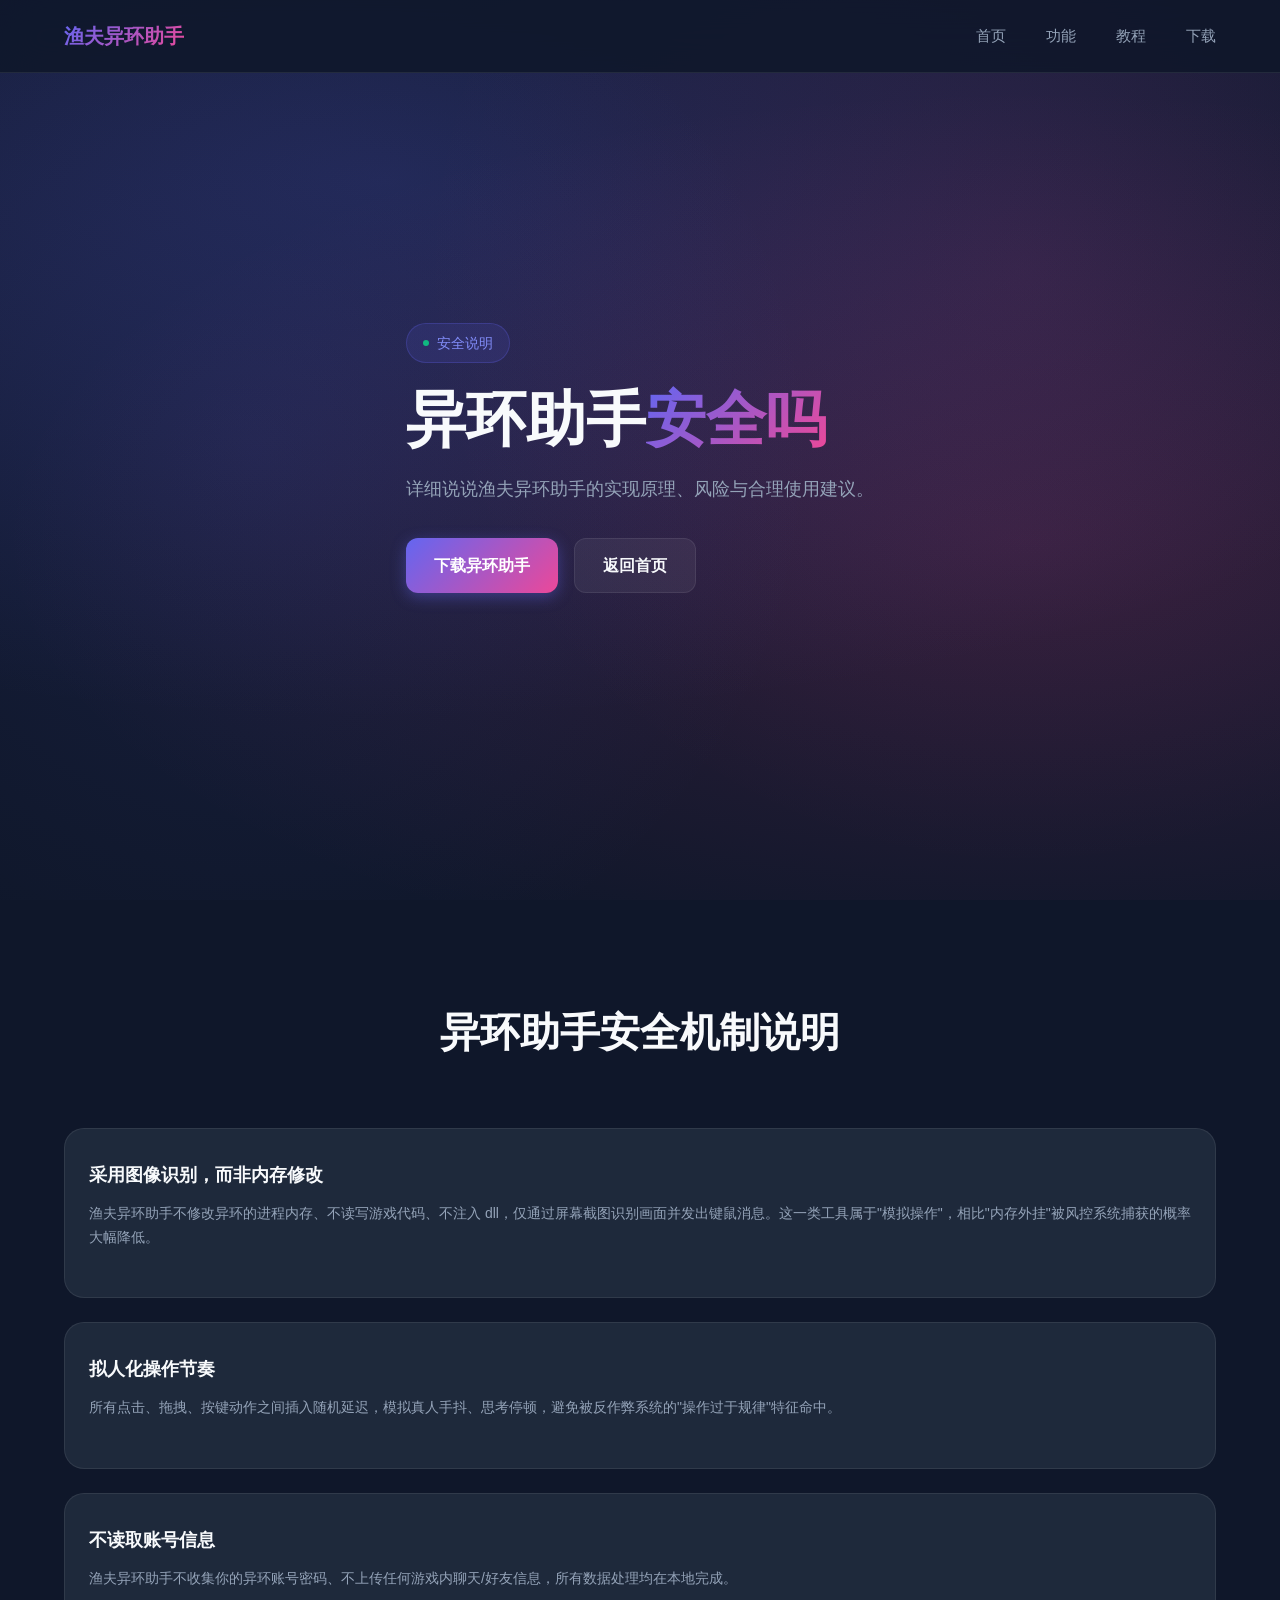
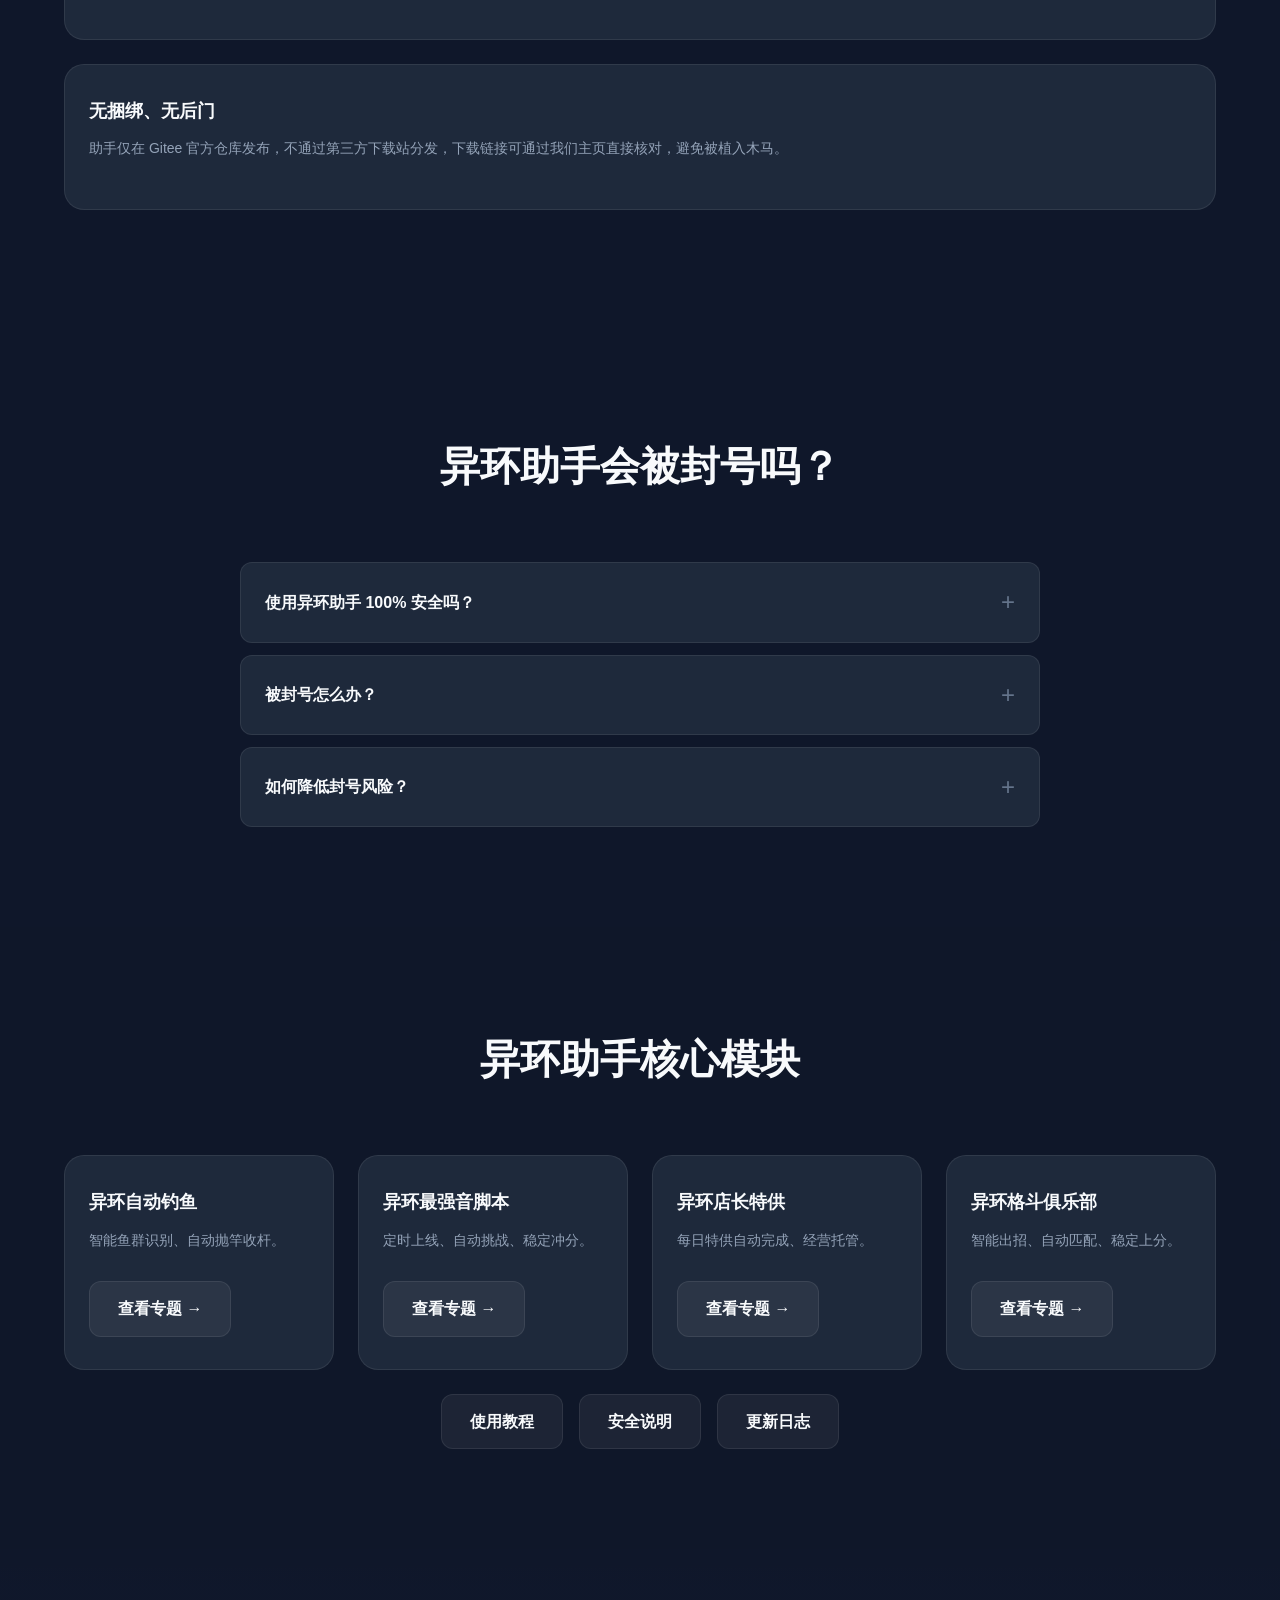
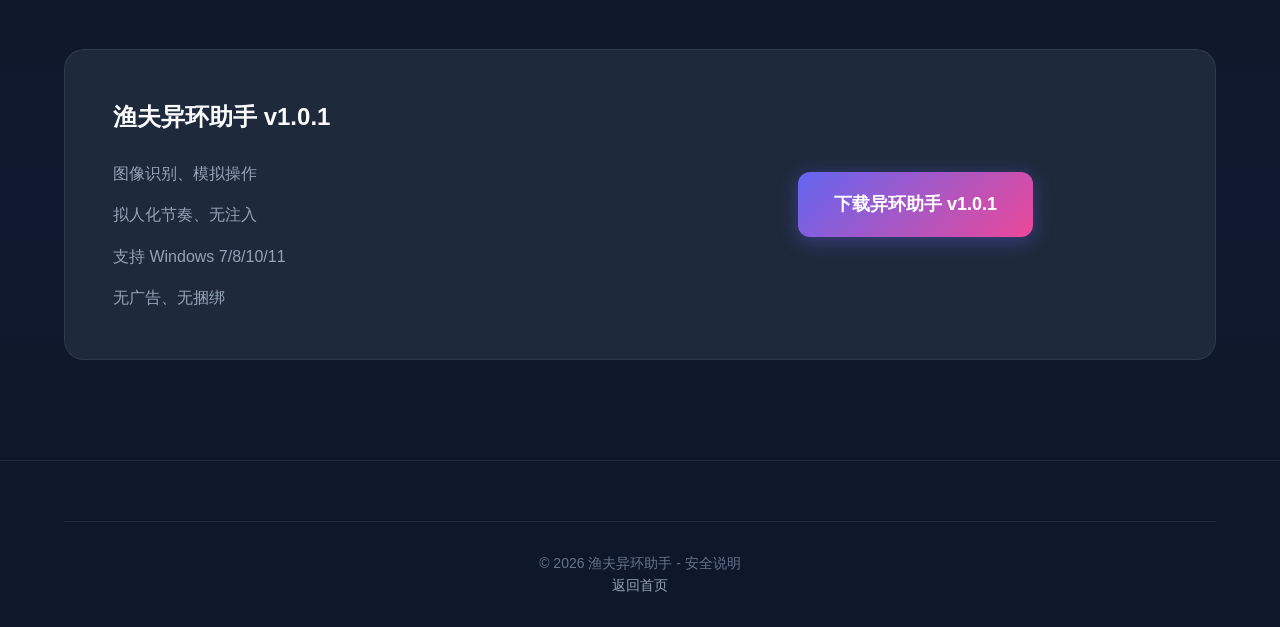
<file: guide/safety.html>
<!DOCTYPE html>
<html lang="zh-CN">
<head>
    <meta charset="UTF-8">
    <meta name="viewport" content="width=device-width, initial-scale=1.0">
    <title>异环助手安全吗？异环助手会被封号吗？详细说明</title>
    <meta name="description" content="异环助手安全吗？本文详细说明渔夫异环助手的安全机制、采用的技术原理、与内存外挂的区别、是否会封号、如何降低风险。">
    <meta name="keywords" content="异环助手安全吗,异环助手会被封号吗,异环助手封号,异环助手风险,异环助手外挂,异环助手违规吗">
    <meta name="robots" content="index, follow">
    <link rel="canonical" href="https://yh.66gm.top/guide/safety.html">
    <meta name="author" content="渔夫">
    <meta property="og:title" content="异环助手安全吗？会被封号吗？">
    <meta property="og:description" content="异环助手安全吗？详细说明渔夫异环助手的安全机制与封号风险。">
    <meta property="og:url" content="https://yh.66gm.top/guide/safety.html">
    <meta property="og:type" content="article">
    <link rel="stylesheet" href="../styles.css">
</head>
<body>
    <header class="header">
        <nav class="nav container">
            <a href="../index.html" class="logo">
                <span class="logo-text">渔夫异环助手</span>
            </a>
            <ul class="nav-links">
                <li><a href="../index.html">首页</a></li>
                <li><a href="../index.html#features">功能</a></li>
                <li><a href="install.html">教程</a></li>
                <li><a href="../index.html#download">下载</a></li>
            </ul>
        </nav>
    </header>

    <main>
        <section class="hero">
            <div class="hero-bg"></div>
            <div class="hero-content container">
                <div class="hero-text">
                    <span class="badge"><span class="badge-dot"></span><span>安全说明</span></span>
                    <h1 class="hero-title">异环助手<span class="gradient-text">安全吗</span></h1>
                    <p class="hero-desc">详细说说渔夫异环助手的实现原理、风险与合理使用建议。</p>
                    <div class="hero-buttons">
                        <a href="../index.html#download" class="btn btn-primary">下载异环助手</a>
                        <a href="../index.html" class="btn btn-secondary">返回首页</a>
                    </div>
                </div>
            </div>
        </section>

        <section class="features">
            <div class="container">
                <header class="section-header">
                    <h2>异环助手安全机制说明</h2>
                </header>

                <article class="feature-card" style="margin-bottom:24px;">
                    <h3>采用图像识别，而非内存修改</h3>
                    <p>渔夫异环助手不修改异环的进程内存、不读写游戏代码、不注入 dll，仅通过屏幕截图识别画面并发出键鼠消息。这一类工具属于"模拟操作"，相比"内存外挂"被风控系统捕获的概率大幅降低。</p>
                </article>

                <article class="feature-card" style="margin-bottom:24px;">
                    <h3>拟人化操作节奏</h3>
                    <p>所有点击、拖拽、按键动作之间插入随机延迟，模拟真人手抖、思考停顿，避免被反作弊系统的"操作过于规律"特征命中。</p>
                </article>

                <article class="feature-card" style="margin-bottom:24px;">
                    <h3>不读取账号信息</h3>
                    <p>渔夫异环助手不收集你的异环账号密码、不上传任何游戏内聊天/好友信息，所有数据处理均在本地完成。</p>
                </article>

                <article class="feature-card" style="margin-bottom:24px;">
                    <h3>无捆绑、无后门</h3>
                    <p>助手仅在 Gitee 官方仓库发布，不通过第三方下载站分发，下载链接可通过我们主页直接核对，避免被植入木马。</p>
                </article>
            </div>
        </section>

        <section class="features">
            <div class="container">
                <header class="section-header">
                    <h2>异环助手会被封号吗？</h2>
                </header>
                <div class="faq-list">
                    <details class="faq-item">
                        <summary>使用异环助手 100% 安全吗？</summary>
                        <p>没有任何第三方辅助工具能承诺 100% 安全。渔夫异环助手采用风险更低的方案，但官方反作弊策略随时升级，请合理使用、避免挂机时间过长、不要在敏感场景使用。</p>
                    </details>
                    <details class="faq-item">
                        <summary>被封号怎么办？</summary>
                        <p>助手仅为可视化辅助工具，作者无法对游戏内账号风险负责。请用户在充分了解风险的前提下使用，并自行承担后果。</p>
                    </details>
                    <details class="faq-item">
                        <summary>如何降低封号风险？</summary>
                        <p>1) 不要在排行榜冲刺最后几小时挂机；2) 每次挂机不超过 4 小时；3) 跨日时切换人工操作；4) 反馈建议帮助我们持续优化拟人化程度。</p>
                    </details>
                </div>
            </div>
        </section>

        <section class="features" style="background: rgba(15,23,42,0.4);">
            <div class="container">
                <header class="section-header">
                    <h2>异环助手核心模块</h2>
                </header>
                <div class="feature-grid">
                    <article class="feature-card">
                        <h3>异环自动钓鱼</h3>
                        <p>智能鱼群识别、自动抛竿收杆。</p>
                        <a href="../features/fishing.html" class="btn btn-secondary" style="margin-top:12px;">查看专题 →</a>
                    </article>
                    <article class="feature-card">
                        <h3>异环最强音脚本</h3>
                        <p>定时上线、自动挑战、稳定冲分。</p>
                        <a href="../features/music.html" class="btn btn-secondary" style="margin-top:12px;">查看专题 →</a>
                    </article>
                    <article class="feature-card">
                        <h3>异环店长特供</h3>
                        <p>每日特供自动完成、经营托管。</p>
                        <a href="../features/shop.html" class="btn btn-secondary" style="margin-top:12px;">查看专题 →</a>
                    </article>
                    <article class="feature-card">
                        <h3>异环格斗俱乐部</h3>
                        <p>智能出招、自动匹配、稳定上分。</p>
                        <a href="../features/fight.html" class="btn btn-secondary" style="margin-top:12px;">查看专题 →</a>
                    </article>
                </div>
                <div style="text-align:center; margin-top:24px;">
                    <a href="install.html" class="btn btn-secondary" style="margin-right:12px;">使用教程</a>
                    <a href="safety.html" class="btn btn-secondary" style="margin-right:12px;">安全说明</a>
                    <a href="../changelog/index.html" class="btn btn-secondary">更新日志</a>
                </div>
            </div>
        </section>

        <section id="download" class="download">
            <div class="container">
                <div class="download-card">
                    <div class="download-info">
                        <h3>渔夫异环助手 v1.0.1</h3>
                        <ul class="download-features">
                            <li>图像识别、模拟操作</li>
                            <li>拟人化节奏、无注入</li>
                            <li>支持 Windows 7/8/10/11</li>
                            <li>无广告、无捆绑</li>
                        </ul>
                    </div>
                    <div class="download-action">
                        <a href="https://gitee.com/wangfuguiC/yufu-yihuan/releases/download/v1.0.1/YUFU-YIHUANv1.0.1.exe" class="btn btn-download" rel="noopener">下载异环助手 v1.0.1</a>
                    </div>
                </div>
            </div>
        </section>
    </main>

    <footer class="footer">
        <div class="container">
            <div class="footer-bottom">
                <p>&copy; 2026 渔夫异环助手 - 安全说明</p>
                <p><a href="../index.html" style="color:#94a3b8;">返回首页</a></p>
            </div>
        </div>
    </footer>

    <script src="../script.js"></script>
</body>
</html>
</file>
<file: styles.css>
/* ========================================
   异环助手官网 - 现代化样式 v2
   ======================================== */

/* CSS 变量 */
:root {
    --primary: #6366f1;
    --primary-dark: #4f46e5;
    --primary-light: #818cf8;
    --secondary: #ec4899;
    --accent: #f59e0b;
    --bg-dark: #0f172a;
    --bg-card: #1e293b;
    --bg-card-hover: #273549;
    --text-primary: #f8fafc;
    --text-secondary: #94a3b8;
    --text-muted: #64748b;
    --border: rgba(255, 255, 255, 0.08);
    --gradient: linear-gradient(135deg, var(--primary) 0%, var(--secondary) 100%);
    --shadow: 0 4px 6px -1px rgba(0, 0, 0, 0.1), 0 2px 4px -1px rgba(0, 0, 0, 0.06);
    --shadow-lg: 0 20px 40px -10px rgba(0, 0, 0, 0.3);
    --radius: 12px;
    --radius-lg: 20px;
}

/* 重置样式 */
*, *::before, *::after {
    margin: 0;
    padding: 0;
    box-sizing: border-box;
}

html {
    scroll-behavior: smooth;
}

body {
    font-family: 'Inter', -apple-system, BlinkMacSystemFont, 'Segoe UI', sans-serif;
    background: var(--bg-dark);
    color: var(--text-primary);
    line-height: 1.6;
    overflow-x: hidden;
}

a {
    color: inherit;
    text-decoration: none;
}

ul {
    list-style: none;
}

img {
    max-width: 100%;
    display: block;
}

/* 容器 */
.container {
    max-width: 1200px;
    margin: 0 auto;
    padding: 0 24px;
}

/* ========================================
   头部导航
   ======================================== */
.header {
    position: fixed;
    top: 0;
    left: 0;
    right: 0;
    z-index: 1000;
    background: rgba(15, 23, 42, 0.85);
    backdrop-filter: blur(20px);
    border-bottom: 1px solid var(--border);
}

.nav {
    display: flex;
    align-items: center;
    justify-content: space-between;
    height: 72px;
}

.logo {
    display: flex;
    align-items: center;
    gap: 12px;
    font-size: 1.25rem;
    font-weight: 700;
}

.logo-text {
    background: var(--gradient);
    -webkit-background-clip: text;
    -webkit-text-fill-color: transparent;
    background-clip: text;
}

.nav-links {
    display: flex;
    gap: 40px;
}

.nav-links a {
    color: var(--text-secondary);
    font-weight: 500;
    font-size: 0.9375rem;
    transition: color 0.3s;
}

.nav-links a:hover {
    color: var(--text-primary);
}

.mobile-menu-btn {
    display: none;
    flex-direction: column;
    gap: 5px;
    padding: 8px;
    background: none;
    border: none;
    cursor: pointer;
}

.mobile-menu-btn span {
    width: 24px;
    height: 2px;
    background: var(--text-primary);
    border-radius: 2px;
    transition: all 0.3s;
}

/* ========================================
   Hero 区域
   ======================================== */
.hero {
    position: relative;
    min-height: 100vh;
    display: flex;
    align-items: center;
    padding: 120px 0 80px;
    overflow: hidden;
}

.hero-bg {
    position: absolute;
    inset: 0;
    background: 
        radial-gradient(ellipse 100% 60% at 30% 20%, rgba(99, 102, 241, 0.2), transparent),
        radial-gradient(ellipse 80% 50% at 80% 60%, rgba(236, 72, 153, 0.15), transparent);
    z-index: 0;
}

.hero-bg::before {
    content: '';
    position: absolute;
    inset: 0;
    background: 
        radial-gradient(circle at 20% 50%, rgba(99, 102, 241, 0.1) 0%, transparent 50%),
        radial-gradient(circle at 80% 30%, rgba(236, 72, 153, 0.1) 0%, transparent 50%);
}

.hero-content {
    position: relative;
    z-index: 1;
}

.hero-grid {
    display: grid;
    grid-template-columns: 1fr 1fr;
    gap: 80px;
    align-items: center;
}

.hero-text {
    max-width: 520px;
}

.badge {
    display: inline-flex;
    align-items: center;
    gap: 8px;
    padding: 8px 16px;
    background: rgba(99, 102, 241, 0.12);
    border: 1px solid rgba(99, 102, 241, 0.25);
    border-radius: 50px;
    font-size: 0.875rem;
    font-weight: 500;
    color: var(--primary-light);
    margin-bottom: 24px;
}

.badge-dot {
    width: 6px;
    height: 6px;
    background: #10b981;
    border-radius: 50%;
    animation: pulse 2s ease-in-out infinite;
}

@keyframes pulse {
    0%, 100% { opacity: 1; transform: scale(1); }
    50% { opacity: 0.5; transform: scale(1.2); }
}

.hero-title {
    font-size: clamp(2.5rem, 5vw, 3.75rem);
    font-weight: 800;
    line-height: 1.1;
    margin-bottom: 20px;
}

.gradient-text {
    background: var(--gradient);
    -webkit-background-clip: text;
    -webkit-text-fill-color: transparent;
    background-clip: text;
}

.hero-desc {
    font-size: 1.125rem;
    color: var(--text-secondary);
    margin-bottom: 32px;
    line-height: 1.8;
}

.hero-buttons {
    display: flex;
    gap: 16px;
    flex-wrap: wrap;
    margin-bottom: 24px;
}

.hero-hint {
    font-size: 0.875rem;
    color: var(--text-muted);
}

/* 合作伙伴链接 */
.hero-partner {
    display: flex;
    align-items: center;
    gap: 12px;
    margin-top: 24px;
    padding-top: 24px;
    border-top: 1px solid var(--border);
}

.partner-label {
    font-size: 0.8125rem;
    color: var(--text-muted);
    white-space: nowrap;
}

.partner-link {
    display: inline-flex;
    align-items: center;
    gap: 8px;
    padding: 8px 16px;
    background: rgba(245, 158, 11, 0.1);
    border: 1px solid rgba(245, 158, 11, 0.25);
    border-radius: 50px;
    font-size: 0.875rem;
    font-weight: 500;
    color: #f59e0b;
    transition: all 0.3s ease;
}

.partner-link:hover {
    background: rgba(245, 158, 11, 0.2);
    border-color: rgba(245, 158, 11, 0.4);
    transform: translateY(-2px);
}

.partner-link svg {
    fill: #f59e0b;
    stroke: none;
}

/* Hero 图片 */
.hero-image {
    position: relative;
}

.hero-image img {
    width: 100%;
    border-radius: var(--radius-lg);
    box-shadow: var(--shadow-lg), 0 0 0 1px rgba(255,255,255,0.1);
    transform: perspective(1000px) rotateY(-5deg) rotateX(5deg);
    transition: transform 0.5s ease;
}

.hero-image:hover img {
    transform: perspective(1000px) rotateY(0) rotateX(0);
}

.hero-image::before {
    content: '';
    position: absolute;
    inset: -2px;
    background: var(--gradient);
    border-radius: var(--radius-lg);
    z-index: -1;
    opacity: 0.5;
    filter: blur(20px);
}

/* 按钮 */
.btn {
    display: inline-flex;
    align-items: center;
    gap: 8px;
    padding: 14px 28px;
    font-size: 1rem;
    font-weight: 600;
    border-radius: var(--radius);
    border: none;
    cursor: pointer;
    transition: all 0.3s cubic-bezier(0.4, 0, 0.2, 1);
}

.btn-primary {
    background: var(--gradient);
    color: white;
    box-shadow: 0 4px 15px rgba(99, 102, 241, 0.4);
}

.btn-primary:hover {
    transform: translateY(-2px);
    box-shadow: 0 8px 30px rgba(99, 102, 241, 0.5);
}

.btn-secondary {
    background: rgba(255, 255, 255, 0.06);
    color: var(--text-primary);
    border: 1px solid var(--border);
}

.btn-secondary:hover {
    background: rgba(255, 255, 255, 0.1);
    border-color: rgba(255, 255, 255, 0.15);
}

/* ========================================
   功能区域
   ======================================== */
.features {
    padding: 100px 0;
}

.section-header {
    text-align: center;
    margin-bottom: 64px;
}

.section-header h2 {
    font-size: 2.5rem;
    font-weight: 700;
    margin-bottom: 16px;
}

.section-header p {
    font-size: 1.125rem;
    color: var(--text-secondary);
}

.feature-grid {
    display: grid;
    grid-template-columns: repeat(4, 1fr);
    gap: 24px;
}

.feature-card {
    background: var(--bg-card);
    border: 1px solid var(--border);
    border-radius: var(--radius-lg);
    padding: 32px 24px;
    transition: all 0.4s cubic-bezier(0.4, 0, 0.2, 1);
}

.feature-card:hover {
    transform: translateY(-8px);
    border-color: rgba(99, 102, 241, 0.4);
    box-shadow: 0 20px 40px rgba(99, 102, 241, 0.15);
}

.feature-icon {
    margin-bottom: 20px;
}

.feature-card h3 {
    font-size: 1.125rem;
    font-weight: 600;
    margin-bottom: 12px;
}

.feature-card p {
    color: var(--text-secondary);
    font-size: 0.875rem;
    line-height: 1.7;
    margin-bottom: 16px;
}

.feature-tag {
    display: inline-block;
    padding: 4px 12px;
    background: rgba(99, 102, 241, 0.12);
    border-radius: 50px;
    font-size: 0.75rem;
    font-weight: 500;
    color: var(--primary-light);
}

/* ========================================
   下载区域
   ======================================== */
.download {
    padding: 100px 0;
    background: linear-gradient(180deg, transparent 0%, rgba(99, 102, 241, 0.03) 50%, transparent 100%);
}

.download-card {
    background: var(--bg-card);
    border: 1px solid var(--border);
    border-radius: var(--radius-lg);
    padding: 48px;
    display: grid;
    grid-template-columns: 1fr 1fr;
    gap: 48px;
    align-items: center;
}

.download-info h3 {
    font-size: 1.5rem;
    font-weight: 700;
    margin-bottom: 24px;
}

.download-features {
    display: flex;
    flex-direction: column;
    gap: 16px;
}

.download-features li {
    display: flex;
    align-items: center;
    gap: 12px;
    color: var(--text-secondary);
    font-size: 1rem;
}

.download-action {
    text-align: center;
}

.btn-download {
    display: inline-flex;
    align-items: center;
    gap: 12px;
    padding: 18px 36px;
    background: var(--gradient);
    color: white;
    font-size: 1.125rem;
    font-weight: 600;
    border-radius: var(--radius);
    border: none;
    cursor: pointer;
    transition: all 0.3s cubic-bezier(0.4, 0, 0.2, 1);
    box-shadow: 0 4px 20px rgba(99, 102, 241, 0.4);
}

.btn-download:hover {
    transform: scale(1.05);
    box-shadow: 0 8px 30px rgba(99, 102, 241, 0.5);
}

.download-note {
    display: flex;
    align-items: center;
    justify-content: center;
    gap: 8px;
    margin-top: 16px;
    font-size: 0.875rem;
    color: var(--text-muted);
}

/* ========================================
   FAQ 区域
   ======================================== */
.faq {
    padding: 100px 0;
}

.faq-list {
    max-width: 800px;
    margin: 0 auto;
    display: flex;
    flex-direction: column;
    gap: 12px;
}

.faq-item {
    background: var(--bg-card);
    border: 1px solid var(--border);
    border-radius: var(--radius);
    overflow: hidden;
    transition: border-color 0.3s;
}

.faq-item:hover {
    border-color: rgba(99, 102, 241, 0.3);
}

.faq-item summary {
    padding: 20px 24px;
    font-weight: 600;
    cursor: pointer;
    list-style: none;
    display: flex;
    justify-content: space-between;
    align-items: center;
    transition: background 0.3s;
}

.faq-item summary::-webkit-details-marker {
    display: none;
}

.faq-item summary::after {
    content: '+';
    font-size: 1.5rem;
    font-weight: 300;
    color: var(--text-muted);
    transition: transform 0.3s;
}

.faq-item[open] summary::after {
    transform: rotate(45deg);
}

.faq-item[open] summary {
    border-bottom: 1px solid var(--border);
}

.faq-item p {
    padding: 20px 24px;
    color: var(--text-secondary);
    line-height: 1.7;
}

/* ========================================
   页脚
   ======================================== */
.footer {
    padding: 60px 0 30px;
    border-top: 1px solid var(--border);
}

.footer-content {
    display: grid;
    grid-template-columns: 1fr auto;
    gap: 60px;
    margin-bottom: 40px;
}

.footer-brand {
    display: flex;
    flex-direction: column;
    gap: 8px;
}

.footer-brand-name {
    font-size: 1.25rem;
    font-weight: 700;
    margin-top: 8px;
}

.footer-brand p {
    color: var(--text-muted);
    font-size: 0.9375rem;
}

.footer-links {
    display: flex;
    gap: 60px;
}

.footer-column {
    display: flex;
    flex-direction: column;
    gap: 12px;
}

.footer-column h4 {
    font-weight: 600;
    margin-bottom: 4px;
}

.footer-column span,
.footer-column a {
    color: var(--text-secondary);
    font-size: 0.9375rem;
    transition: color 0.3s;
}

.footer-column a:hover {
    color: var(--text-primary);
}

.footer-bottom {
    text-align: center;
    padding-top: 30px;
    border-top: 1px solid var(--border);
}

.footer-bottom p {
    color: var(--text-muted);
    font-size: 0.875rem;
}

/* ========================================
   响应式设计
   ======================================== */
@media (max-width: 1024px) {
    .hero-grid {
        grid-template-columns: 1fr;
        gap: 48px;
        text-align: center;
    }
    
    .hero-text {
        max-width: 100%;
    }
    
    .hero-buttons {
        justify-content: center;
    }
    
    .hero-image {
        max-width: 600px;
        margin: 0 auto;
    }
    
    .hero-image img {
        transform: none;
    }
    
    .download-card {
        grid-template-columns: 1fr;
        text-align: center;
    }
    
    .download-features li {
        justify-content: center;
    }
    
    .feature-grid {
        grid-template-columns: repeat(2, 1fr);
    }
}

@media (max-width: 768px) {
    .nav-links {
        display: none;
    }
    
    .mobile-menu-btn {
        display: flex;
    }
    
    .hero-title {
        font-size: 2.25rem;
    }
    
    .section-header h2 {
        font-size: 2rem;
    }
    
    .feature-grid {
        grid-template-columns: 1fr;
    }
    
    .footer-content {
        grid-template-columns: 1fr;
        gap: 40px;
    }
    
    .footer-links {
        flex-direction: column;
        gap: 30px;
    }
    
    .download-card {
        padding: 32px 24px;
    }
}

/* 滚动条 */
::-webkit-scrollbar {
    width: 8px;
}

::-webkit-scrollbar-track {
    background: var(--bg-dark);
}

::-webkit-scrollbar-thumb {
    background: var(--border);
    border-radius: 4px;
}

::-webkit-scrollbar-thumb:hover {
    background: rgba(255, 255, 255, 0.15);
}
</file>
